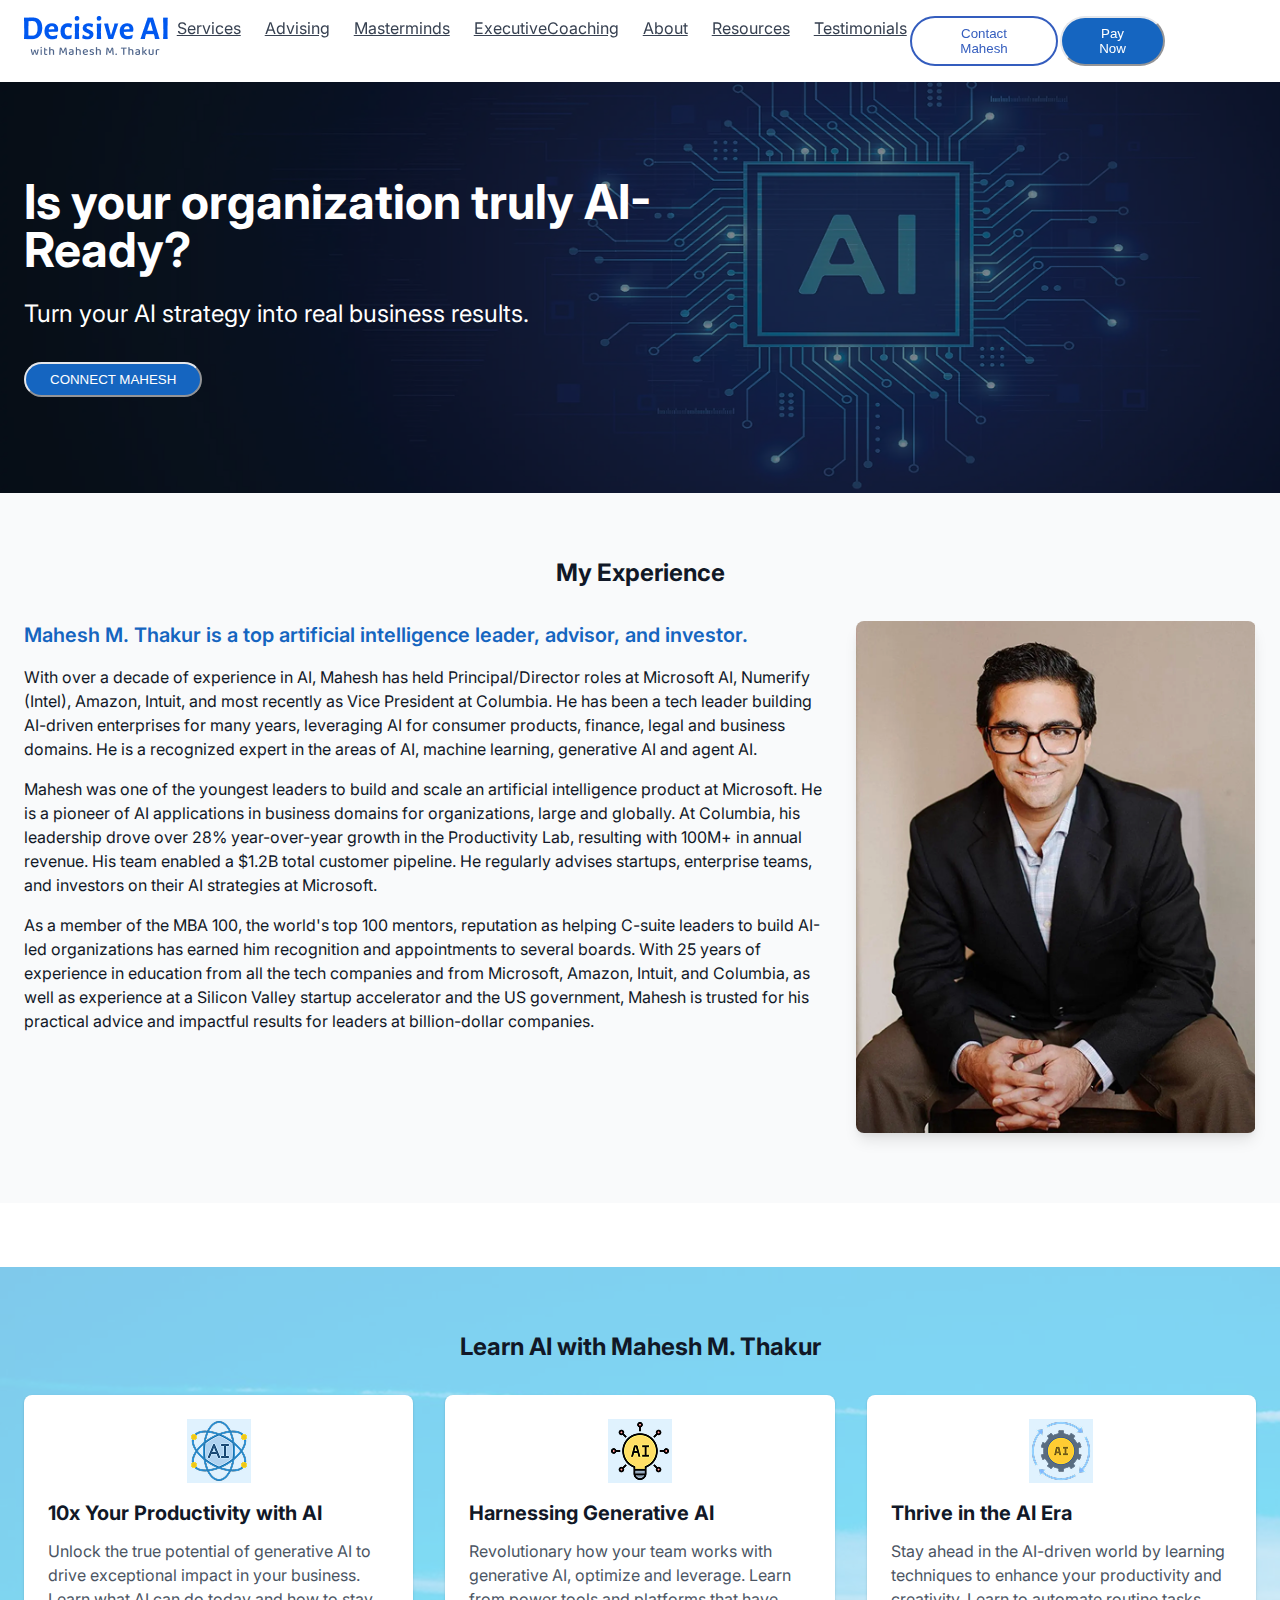
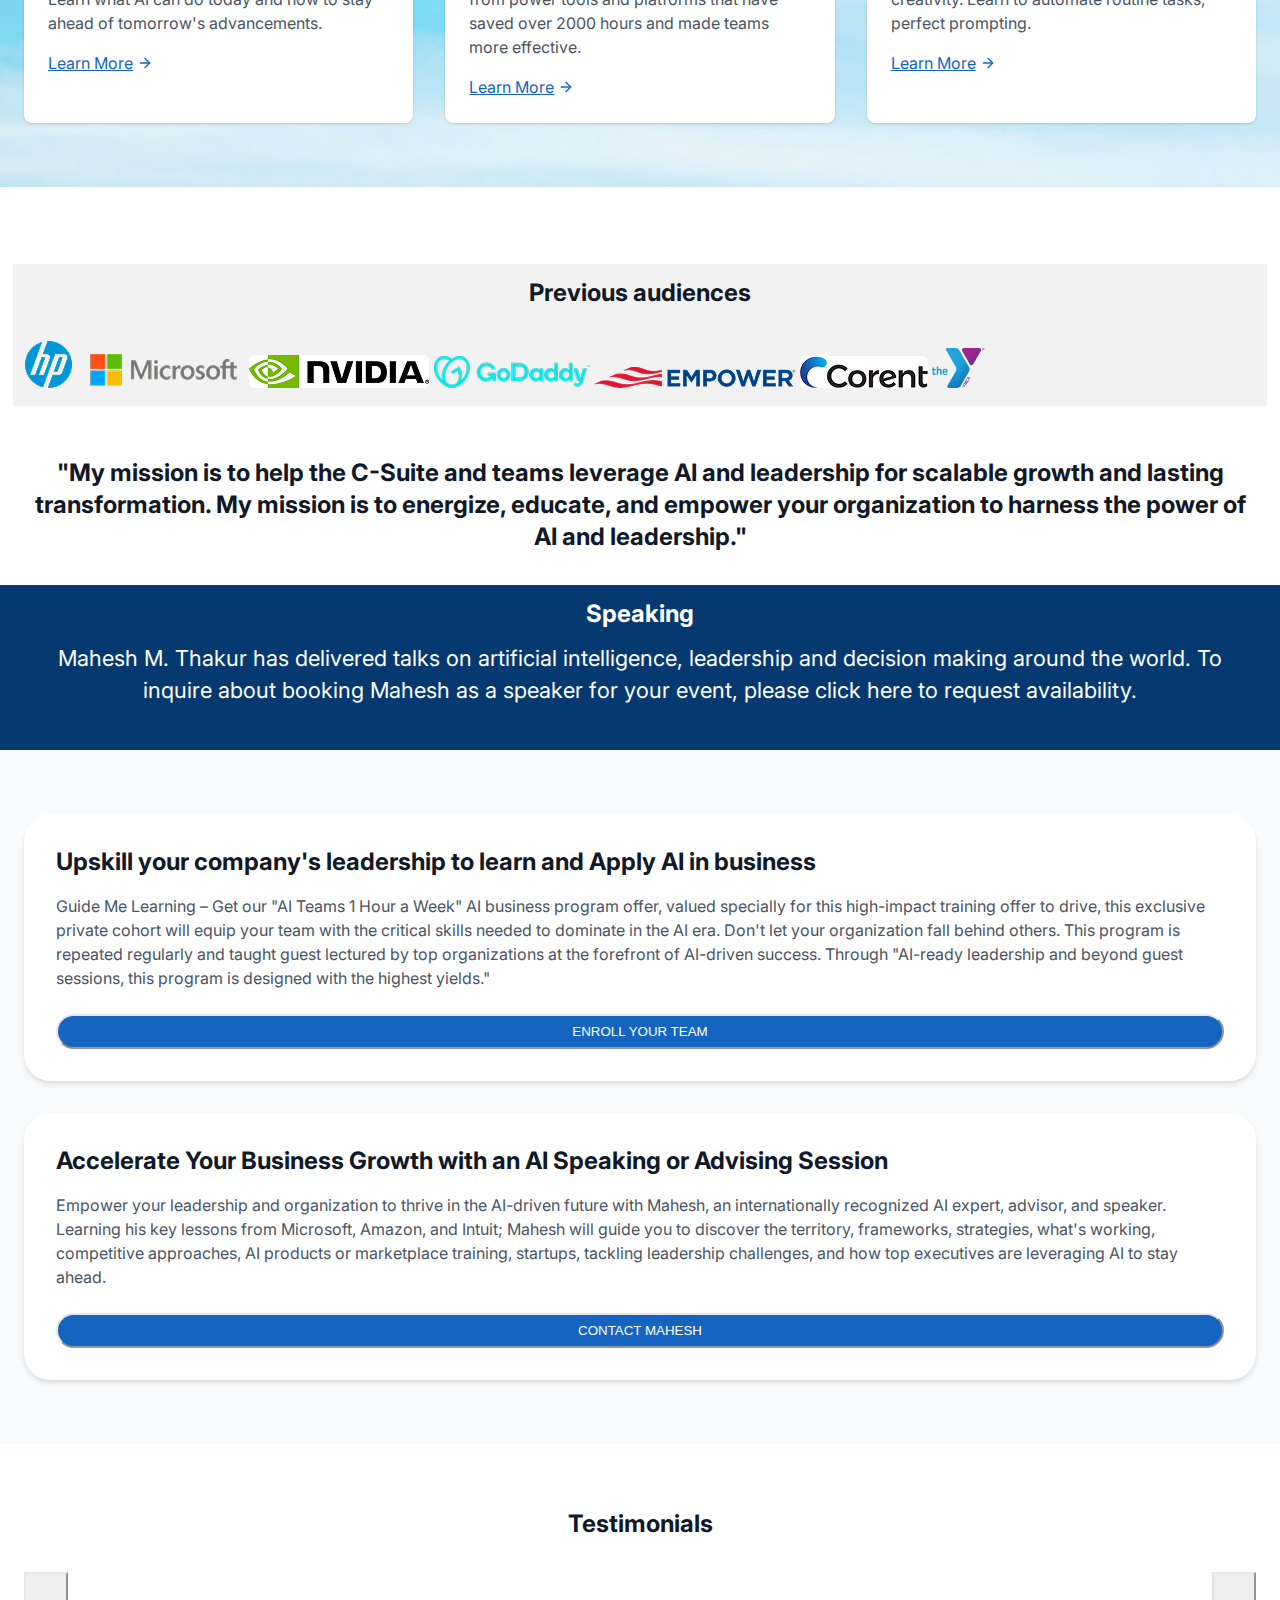
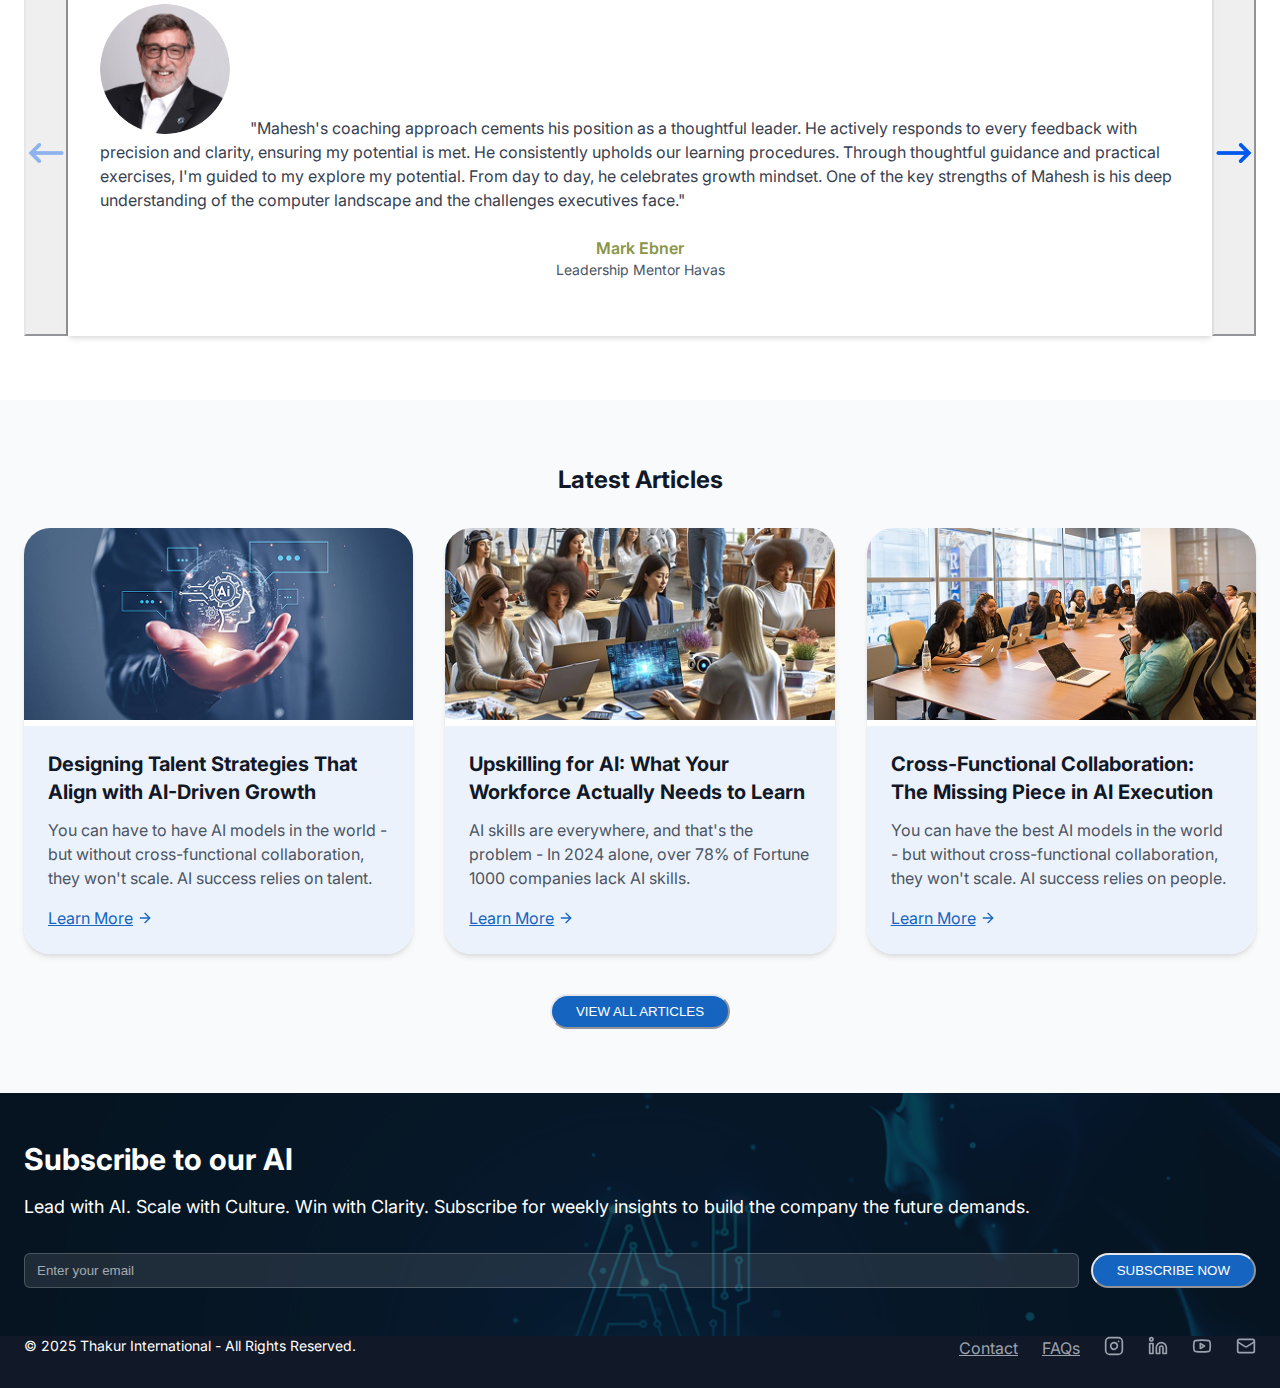
<file: index.html>
<!DOCTYPE html>
<html lang="en">
  <head>
    <meta charset="UTF-8" />
    <meta name="viewport" content="width=device-width, initial-scale=1.0" />
    <title>Decisive AI - AI Strategy & Leadership Solutions</title>
    <meta name="description" content="Turn your AI strategy into real business results. Leading AI consulting and education with Mahesh M. Thakur." />
    <meta name="author" content="Decisive AI" />
    
    <link rel="preconnect" href="https://fonts.googleapis.com">
    <link rel="preconnect" href="https://fonts.gstatic.com" crossorigin>
    <link href="https://fonts.googleapis.com/css2?family=Inter:wght@300;400;500;600;700&display=swap" rel="stylesheet">
    <link rel="stylesheet" href="styles.css">
    <link rel="stylesheet" href="coachingStyle.css">

    <meta property="og:title" content="Decisive AI - AI Strategy & Leadership Solutions" />
    <meta property="og:description" content="Turn your AI strategy into real business results. Leading AI consulting and education with Mahesh M. Thakur." />
    <meta property="og:type" content="website" />
    <meta property="og:image" content="https://lovable.dev/opengraph-image-p98pqg.png" />

    <meta name="twitter:card" content="summary_large_image" />
    <meta name="twitter:site" content="@decisive_ai" />
    <meta name="twitter:image" content="https://lovable.dev/opengraph-image-p98pqg.png" />
    <script src="https://ajax.googleapis.com/ajax/libs/jquery/2.1.3/jquery.min.js"></script>
  </head>
  <body>
    <div class="min-h-screen flex flex-col">
        <header>
            <nav class="bg-white py-4 sticky top-0 z-50 shadow-sm" style="border-radius: 0;">
                <div class="container mx-auto flex justify-between items-center px-6">
                  <div id="menucontent">
                  <div id="menuitems">
                    <div id="#imagesection">
                  <a href="/" class="flex items-center">
                    <img src="./src/images/Logo.png" id="logoimage"/>
                  </a>
                </div>
                <div id="menusection">
                  <!-- Mobile menu button -->
                  <button 
                    class="md:hidden text-gray-700 mobile-menu-button"
                    aria-label="Toggle menu" id="togglemenubutton"
                  >
                    <svg xmlns="http://www.w3.org/2000/svg" width="24" height="24" viewBox="0 0 24 24" fill="none" stroke="currentColor" stroke-width="2" stroke-linecap="round" stroke-linejoin="round" class="menu-icon"><line x1="3" y1="12" x2="21" y2="12"></line><line x1="3" y1="6" x2="21" y2="6"></line><line x1="3" y1="18" x2="21" y2="18"></line></svg>
                    <svg xmlns="http://www.w3.org/2000/svg" width="24" height="24" viewBox="0 0 24 24" fill="none" stroke="currentColor" stroke-width="2" stroke-linecap="round" stroke-linejoin="round" class="x-icon hidden"><line x1="18" y1="6" x2="6" y2="18"></line><line x1="6" y1="6" x2="18" y2="18"></line></svg>
                  </button>
                  
                  <!-- Desktop navigation -->
                  <div class="hidden md:flex space-x-6" id="desktopvisibile">
                    <a href="#services" class="text-gray-700 hover:text-decisive-blue transition-colors cursor-pointer">Services</a>
                    <a href="#experience" class="text-gray-700 hover:text-decisive-blue transition-colors cursor-pointer">Advising</a>
                    <a href="#courses" class="text-gray-700 hover:text-decisive-blue transition-colors cursor-pointer">Masterminds</a>
                    <a href="./executivecoaching.html" class="text-gray-700 hover:text-decisive-blue transition-colors cursor-pointer">ExecutiveCoaching</a>
                    <a href="#newsletter" class="text-gray-700 hover:text-decisive-blue transition-colors cursor-pointer">About</a>
                    <a href="#articles" class="text-gray-700 hover:text-decisive-blue transition-colors cursor-pointer">Resources</a>
                    <a href="#testimonials" class="text-gray-700 hover:text-decisive-blue transition-colors cursor-pointer">Testimonials</a>
                  </div>
                  
                  <!-- Mobile navigation -->
                  <div class="absolute top-full left-0 right-0 bg-white shadow-md  z-50 mobile-menu hidden" id="mobilevisbile">
                    <div class="flex flex-col p-4">
                      <a href="#services" class="py-2 text-gray-700 hover:text-decisive-blue cursor-pointer">Services</a>
                      <a href="#experience" class="py-2 text-gray-700 hover:text-decisive-blue cursor-pointer">Advising</a>
                      <a href="#courses" class="py-2 text-gray-700 hover:text-decisive-blue cursor-pointer">Masterminds</a>
                      <a onclick="loadcontent('executivecoaching')" class="py-2 text-gray-700 hover:text-decisive-blue cursor-pointer">Executive Coaching</a>
                      <a href="#newsletter" class="py-2 text-gray-700 hover:text-decisive-blue cursor-pointer">About</a>
                      <a href="#articles" class="py-2 text-gray-700 hover:text-decisive-blue cursor-pointer">Resources</a>
                      <a href="#testimonials" class="py-2 text-gray-700 hover:text-decisive-blue cursor-pointer">Testimonials</a>
                    </div>
                  </div>
                </div>
                </div>
                  <div id="menubuttons">
                  <button class="btn-primary" style="border: 2px solid;background: #fff;color: #345dbe;">Contact Mahesh</button>
                  <button class="btn-primary" id="paynowbtn">Pay Now</button>
                </div>
                </div>
              </div>
              </nav>
        
        </header>
        <div class="min-h-screen flex flex-col">
          <!-- Navbar -->
          <!-- Hero Section -->
          <div class="relative bg-circuit-bg text-white overflow-hidden">
            <div 
              class="absolute inset-0 bg-image opacity-50 bg-cover bg-center"
              style="background-image: url('./src/images/Banner.png');"
            ></div>
            <div class="container mx-auto px-6 py-24 relative z-10">
              <div class="max-w-3xl">
                <h1 class="text-4xl md:text-5xl font-bold mb-6">
                  Is your organization truly AI-Ready?
                </h1>
                <p class="text-xl md:text-2xl mb-8">
                  Turn your AI strategy into real business results.
                </p>
                <button 
                  class="btn-primary"
                  id="connect-button"
                >
                  CONNECT MAHESH
                </button>
              </div>
            </div>
          </div>
    
          <!-- Experience Section -->
          <section class="py-16 bg-gray-50" id="experience">
            <div class="container mx-auto px-6">
              <h2 class="section-heading">My Experience</h2>
              
              <div class="flex flex-col md:flex-row gap-8 md:gap-12 items-start">
                <div class="md:w-2/3">
                  <div class="mb-4">
                    <h3 class="text-xl font-semibold text-decisive-blue">
                      Mahesh M. Thakur is a top artificial intelligence leader, advisor, and investor.
                    </h3>
                  </div>
                  
                  <p class="mb-4">
                    With over a decade of experience in AI, Mahesh has held Principal/Director roles at Microsoft AI, Numerify (Intel), Amazon, Intuit, and most recently as Vice President at Columbia. He has been a tech leader building AI-driven enterprises for many years, leveraging AI for consumer products, finance, legal and business domains. He is a recognized expert in the areas of AI, machine learning, generative AI and agent AI.
                  </p>
                  
                  <p class="mb-4">
                    Mahesh was one of the youngest leaders to build and scale an artificial intelligence product at Microsoft. He is a pioneer of AI applications in business domains for organizations, large and globally. At Columbia, his leadership drove over 28% year-over-year growth in the Productivity Lab, resulting with 100M+ in annual revenue. His team enabled a $1.2B total customer pipeline. He regularly advises startups, enterprise teams, and investors on their AI strategies at Microsoft.
                  </p>
                  
                  <p class="mb-4">
                    As a member of the MBA 100, the world's top 100 mentors, reputation as helping C-suite leaders to build AI-led organizations has earned him recognition and appointments to several boards. With 25 years of experience in education from all the tech companies and from Microsoft, Amazon, Intuit, and Columbia, as well as experience at a Silicon Valley startup accelerator and the US government, Mahesh is trusted for his practical advice and impactful results for leaders at billion-dollar companies.
                  </p>
                </div>
                
                <div class="md:w-1/3">
                  <img 
                    src="./src/images/MyExperience_Img.png" 
                    alt="Mahesh M. Thakur" 
                    class="rounded-lg shadow-lg w-full"
                  />
                </div>
              </div>
            </div>
          </section>
    
          <!-- AI Courses Section -->
          <section class="py-16 bg-white" id="courses">
            <div class="container mx-auto px-6 py-16" style="background-image:url(./src/images/aicoursesBG.png);">
              <h2 class="section-heading">Learn AI with Mahesh M. Thakur</h2>
              
              <div class="grid grid-cols-1 md:grid-cols-3 gap-8 aicourses">
                <div class="card p-6 border border-gray-200 hover:shadow-lg transition-shadow">
                  <div class="card-icon text-3xl"  style="justify-self: center;"><img src="./src/images/Icon_01.png" /></div>
                  <h3 class="text-xl font-bold mb-3">10x Your Productivity with AI</h3>
                  <p class="mb-4 text-gray-600">Unlock the true potential of generative AI to drive exceptional impact in your business. Learn what AI can do today and how to stay ahead of tomorrow's advancements.</p>
                  <a href="#" class="inline-flex items-center text-decisive-blue hover:underline learnmore">
                    Learn More 
                    <svg xmlns="http://www.w3.org/2000/svg" width="16" height="16" viewBox="0 0 24 24" fill="none" stroke="currentColor" stroke-width="2" stroke-linecap="round" stroke-linejoin="round" class="ml-1 h-4 w-4"><path d="M5 12h14"></path><path d="m12 5 7 7-7 7"></path></svg>
                  </a>
                </div>
                
                <div class="card p-6 border border-gray-200 hover:shadow-lg transition-shadow">
                  <div class="card-icon text-3xl"  style="justify-self: center;"><img src="./src/images/Icon_02.png" /></div>
                  <h3 class="text-xl font-bold mb-3">Harnessing Generative AI</h3>
                  <p class="mb-4 text-gray-600">Revolutionary how your team works with generative AI, optimize and leverage. Learn from power tools and platforms that have saved over 2000 hours and made teams more effective.</p>
                  <a href="#" class="inline-flex items-center text-decisive-blue hover:underline learnmore">
                    Learn More 
                    <svg xmlns="http://www.w3.org/2000/svg" width="16" height="16" viewBox="0 0 24 24" fill="none" stroke="currentColor" stroke-width="2" stroke-linecap="round" stroke-linejoin="round" class="ml-1 h-4 w-4"><path d="M5 12h14"></path><path d="m12 5 7 7-7 7"></path></svg>
                  </a>
                </div>
                
                <div class="card p-6 border border-gray-200 hover:shadow-lg transition-shadow">
                  <div class="card-icon text-3xl" style="justify-self: center;"><img src="./src/images/Icon_03.png" /></div>
                  <h3 class="text-xl font-bold mb-3">Thrive in the AI Era</h3>
                  <p class="mb-4 text-gray-600">Stay ahead in the AI-driven world by learning techniques to enhance your productivity and creativity. Learn to automate routine tasks, perfect prompting.</p>
                  <a href="#" class="inline-flex items-center text-decisive-blue hover:underline learnmore">
                    Learn More 
                    <svg xmlns="http://www.w3.org/2000/svg" width="16" height="16" viewBox="0 0 24 24" fill="none" stroke="currentColor" stroke-width="2" stroke-linecap="round" stroke-linejoin="round" class="ml-1 h-4 w-4"><path d="M5 12h14"></path><path d="m12 5 7 7-7 7"></path></svg>
                  </a>
                </div>
              </div>
            </div>
          </section>
          <section style="width: 100%;padding: 1%;">
            <div class="container" style="margin-bottom: 3%;background: #F2F2F2;padding:1%">
              <h2 class="section-heading">Previous audiences</h2>
              <div id="audienceImages">
                <img src="./src/images/HP.png">
                <img src="./src/images/Microsoft.png">
                <img src="./src/images/NVIDIA.png">
                <img src="./src/images/GoDaddy_logo.png">
                <img src="./src/images/Empower_Logo.png">
                <img src="./src/images/Corent-logo.png">
                <img src="./src/images/ymca-logo.png">
              </div>
            </div>
          </section>
    
          <section>
            <div class="container">
              <h3 class="section-heading">"My mission is to help the C-Suite and teams leverage AI and leadership for scalable growth and lasting transformation.
                My mission is to energize, educate, and empower your organization to harness the power of AI and leadership."</h3>         
            </div>
          </section>
        <section style="background: #063970;padding: 1%;">
          <div class="container" style="color: #fff;">
            <h2 class="section-heading" style="margin-bottom: 1%;">Speaking</h2>
            <h2 class="section-heading" style="font-size: 22px;font-weight: 400;">Mahesh M. Thakur has delivered talks on artificial intelligence, leadership and decision making around the world. To inquire about booking Mahesh as a speaker for your event, please click here to request availability.</h2>
          </div>
        </section>
          <!-- Business Services Section -->
          <section class="py-16 bg-gray-50" id="services">
            <div class="container mx-auto px-6">
              <div class="grid grid-cols-1 md:grid-cols-2 gap-8">
                <!-- Corporate Training Card -->
                <div class="bg-white p-8 rounded-lg shadow-md border border-gray-200 speakingSectionCards">
                    <div class="speackingCards">
                    <div class="speakingcontent">
                    <h2 class="text-2xl font-bold mb-4">Upskill your company's leadership to learn and Apply AI in business</h2>
                    <p class="text-gray-600 mb-6">
                      Guide Me Learning – Get our "AI Teams 1 Hour a Week" AI business program offer, valued specially for this high-impact training offer to drive, this exclusive private cohort will equip your team with the critical skills needed to dominate in the AI era. Don't let your organization fall behind others. This program is repeated regularly and taught guest lectured by top organizations at the forefront of AI-driven success. Through "AI-ready leadership and beyond guest sessions, this program is designed with the highest yields."
                    </p>
                  </div>
                  <div class="speakingbutton">
                    <button class="btn-primary w-full">ENROLL YOUR TEAM</button>
                  </div>
                </div>
                </div>
                
                <!-- AI Speaking Card -->
                <div class="bg-white p-8 rounded-lg shadow-md border border-gray-200 speakingSectionCards">
                  <div class="speackingCards">
                      <div class="speakingcontent">
                      <h2 class="text-2xl font-bold mb-4">Accelerate Your Business Growth with an AI Speaking or Advising Session</h2>
                      <p class="text-gray-600 mb-6">
                        Empower your leadership and organization to thrive in the AI-driven future with Mahesh, an internationally recognized AI expert, advisor, and speaker. Learning his key lessons from Microsoft, Amazon, and Intuit; Mahesh will guide you to discover the territory, frameworks, strategies, what's working, competitive approaches, AI products or marketplace training, startups, tackling leadership challenges, and how top executives are leveraging AI to stay ahead.
                      </p>
                    </div>
                    <div  class="speakingbutton">
                      <button class="btn-primary w-full">CONTACT MAHESH</button>
                    </div>
                </div>
                </div>
              </div>
            </div>
          </section>
    
          <!-- Testimonials Section -->
          <section class="py-16 bg-white" id="testimonials">
            <div class="container mx-auto px-6">
              <h2 class="section-heading">Testimonials</h2>
              
              <div class="" style="display: flex; flex-direction: row;">
                <button id="next-testimonial" style="width: 130px;" onclick="setNextTestimonial()">
                  <img src="./src/images/Testimonials_arrow-left.png"/>
                  </button>
                <div class="bg-white rounded-lg p-8 shadow-md relative testimonial-content" style="border: none;border-radius: 0;">
                  <!-- Testimonials will be inserted here by JavaScript -->
                </div>
                <button id="prev-testimonial" style="width: 130px;" onclick="setPrevTestimonial()">
                    <img src="./src/images/Testimonials_arrow-right.png"/>
                  </button>
              </div>
            </div>
          </section>
    
          <!-- Latest Articles Section --> 
          <section class="py-16 bg-gray-50" id="articles">
            <div class="container mx-auto px-6">
              <h2 class="section-heading">Latest Articles</h2>
              
              <div class="grid grid-cols-1 md:grid-cols-3 gap-8 latestarticles">
                <div class="bg-white rounded-lg overflow-hidden shadow-md border border-gray-200 latestarticleDivs">
                  <img 
                    src="./src/images/Articles_Img1.png" 
                    alt="Designing Talent Strategies That Align with AI-Driven Growth"
                    class="w-full h-48 object-cover"
                  />
                  <div class="p-6" style="background:#ECF2FC;">
                    <h3 class="text-xl font-bold mb-3">Designing Talent Strategies That Align with AI-Driven Growth</h3>
                    <p class="text-gray-600 mb-4">You can have to have AI models in the world - but without cross-functional collaboration, they won't scale. AI success relies on talent.</p>
                    <a href="#" class="inline-flex items-center text-decisive-blue hover:underline learnmore">
                      Learn More 
                      <svg xmlns="http://www.w3.org/2000/svg" width="16" height="16" viewBox="0 0 24 24" fill="none" stroke="currentColor" stroke-width="2" stroke-linecap="round" stroke-linejoin="round" class="ml-1 h-4 w-4"><path d="M5 12h14"></path><path d="m12 5 7 7-7 7"></path></svg>
                    </a>
                  </div>
                </div>
    
                <div class="bg-white rounded-lg overflow-hidden shadow-md border border-gray-200 latestarticleDivs">
                  <img 
                    src="./src/images/Articles_Img2.png" 
                    alt="Upskilling for AI: What Your Workforce Actually Needs to Learn"
                    class="w-full h-48 object-cover"
                  />
                  <div class="p-6" style="background:#ECF2FC;">
                    <h3 class="text-xl font-bold mb-3">Upskilling for AI: What Your Workforce Actually Needs to Learn</h3>
                    <p class="text-gray-600 mb-4">AI skills are everywhere, and that's the problem - In 2024 alone, over 78% of Fortune 1000 companies lack AI skills.</p>
                    <a href="#" class="inline-flex items-center text-decisive-blue hover:underline learnmore" >
                      Learn More 
                      <svg xmlns="http://www.w3.org/2000/svg" width="16" height="16" viewBox="0 0 24 24" fill="none" stroke="currentColor" stroke-width="2" stroke-linecap="round" stroke-linejoin="round" class="ml-1 h-4 w-4"><path d="M5 12h14"></path><path d="m12 5 7 7-7 7"></path></svg>
                    </a>
                  </div>
                </div>
    
                <div class="bg-white rounded-lg overflow-hidden shadow-md border border-gray-200 latestarticleDivs">
                  <img 
                    src="./src/images/Articles_Img3.png" 
                    alt="Cross-Functional Collaboration: The Missing Piece in AI Execution"
                    class="w-full h-48 object-cover"
                  />
                  <div class="p-6" style="background:#ECF2FC;">
                    <h3 class="text-xl font-bold mb-3">Cross-Functional Collaboration: The Missing Piece in AI Execution</h3>
                    <p class="text-gray-600 mb-4">You can have the best AI models in the world - but without cross-functional collaboration, they won't scale. AI success relies on people.</p>
                    <a href="#" class="inline-flex items-center text-decisive-blue hover:underline learnmore">
                      Learn More 
                      <svg xmlns="http://www.w3.org/2000/svg" width="16" height="16" viewBox="0 0 24 24" fill="none" stroke="currentColor" stroke-width="2" stroke-linecap="round" stroke-linejoin="round" class="ml-1 h-4 w-4"><path d="M5 12h14"></path><path d="m12 5 7 7-7 7"></path></svg>
                    </a>
                  </div>
                </div>
              </div>
              
              <div class="text-center mt-10">
                <button class="btn-primary">
                  VIEW ALL ARTICLES
                </button>
              </div>
            </div>
          </section>
    
          <!-- Newsletter Section -->
         
        </div>
        <div id="toast-container" class="fixed top-4 right-4 z-50"></div>
        
      <!-- Footer -->
      <footer class="bg-gray-900 text-white py-8">
        <section class="py-8 bg-circuit-bg text-white relative" id="newsletter">
          <div 
            class="absolute inset-0 bg-image opacity-40 bg-cover bg-center"
            style="background-image: url('./src/images/Subscribe_BG.png');"
          >
        </div>
          <div class="container mx-auto px-6 py-12 relative z-10">
            <div class="" id="subscribeContent">
              <div id="subscribetext">
              <h2 class="text-3xl font-bold mb-4">Subscribe to our AI</h2>
              <p class="text-lg mb-8">
                Lead with AI. Scale with Culture. Win with Clarity. Subscribe for weekly insights to build the company the future demands.
              </p>
            </div>
            <div id="subscribeform">
              <form id="newsletter-form" class="flex flex-col sm:flex-row gap-3">
                <input
                  type="email"
                  placeholder="Enter your email"
                  class="input-newsletter bg-white/10 border-white/20 text-white placeholder:text-white/60 px-3 py-2 rounded-md"
                  id="newsletter-email"
                />
                <button 
                  type="submit"
                  class="btn-primary"
                  id="btnsubscribe"
                >
                  SUBSCRIBE NOW
                </button>
              </form>
            </div>
            </div>
          </div>
        </section>
  
        <div class="container mx-auto px-6" style="display: flex;justify-content: space-between;" id="footersection">
          <div class="text-center mb-8">
            <p class="text-sm">© 2025 Thakur International - All Rights Reserved.</p>
          </div>
          
          <div class="flex justify-center space-x-6">
            <a href="#" class="text-gray-400 hover:text-white">Contact</a>
            <a href="#" class="text-gray-400 hover:text-white">FAQs</a>
            <a href="#" class="text-gray-400 hover:text-white">
              <svg xmlns="http://www.w3.org/2000/svg" width="20" height="20" viewBox="0 0 24 24" fill="none" stroke="currentColor" stroke-width="2" stroke-linecap="round" stroke-linejoin="round" class="h-5 w-5"><rect width="20" height="20" x="2" y="2" rx="5" ry="5"></rect><path d="M16 11.37A4 4 0 1 1 12.63 8 4 4 0 0 1 16 11.37z"></path><line x1="17.5" x2="17.51" y1="6.5" y2="6.5"></line></svg>
            </a>
            <a href="#" class="text-gray-400 hover:text-white">
              <svg xmlns="http://www.w3.org/2000/svg" width="20" height="20" viewBox="0 0 24 24" fill="none" stroke="currentColor" stroke-width="2" stroke-linecap="round" stroke-linejoin="round" class="h-5 w-5"><path d="M16 8a6 6 0 0 1 6 6v7h-4v-7a2 2 0 0 0-2-2 2 2 0 0 0-2 2v7h-4v-7a6 6 0 0 1 6-6z"></path><rect width="4" height="12" x="2" y="9"></rect><circle cx="4" cy="4" r="2"></circle></svg>
            </a>
            <a href="#" class="text-gray-400 hover:text-white">
              <svg xmlns="http://www.w3.org/2000/svg" width="20" height="20" viewBox="0 0 24 24" fill="none" stroke="currentColor" stroke-width="2" stroke-linecap="round" stroke-linejoin="round" class="h-5 w-5"><path d="M2.5 17a24.12 24.12 0 0 1 0-10 2 2 0 0 1 1.4-1.4 49.56 49.56 0 0 1 16.2 0A2 2 0 0 1 21.5 7a24.12 24.12 0 0 1 0 10 2 2 0 0 1-1.4 1.4 49.55 49.55 0 0 1-16.2 0A2 2 0 0 1 2.5 17"></path><path d="m10 15 5-3-5-3z"></path></svg>
            </a>
            <a href="#" class="text-gray-400 hover:text-white">
              <svg xmlns="http://www.w3.org/2000/svg" width="20" height="20" viewBox="0 0 24 24" fill="none" stroke="currentColor" stroke-width="2" stroke-linecap="round" stroke-linejoin="round" class="h-5 w-5"><rect width="20" height="16" x="2" y="4" rx="2"></rect><path d="m22 7-8.97 5.7a1.94 1.94 0 0 1-2.06 0L2 7"></path></svg>
            </a>
          </div>
        </div>
      </footer>
    </div>
  </body>
  <script>
    const testimonials = [
      {
        id: 1,
        content: "Mahesh's coaching approach cements his position as a thoughtful leader. He actively responds to every feedback with precision and clarity, ensuring my potential is met. He consistently upholds our learning procedures. Through thoughtful guidance and practical exercises, I'm guided to my explore my potential. From day to day, he celebrates growth mindset. One of the key strengths of Mahesh is his deep understanding of the computer landscape and the challenges executives face.",
        author: "Mark Ebner",
        role: "Leadership Mentor Havas",
      },
      {
        id: 2,
        content: "Working with Mahesh has been transformative for our organization's AI strategy. His deep knowledge and practical approach cut through the hype and delivered actionable insights that we could implement immediately.",
        author: "Sarah Johnson",
        role: "CTO, TechInnovate",
      },
      {
        id: 3,
        content: "I've attended many AI workshops, but Mahesh's programs stand out for their clarity and real-world application. He doesn't just teach theory - he shows you exactly how to apply AI concepts to drive business value.",
        author: "David Reynolds",
        role: "VP of Digital Transformation, Global Solutions",
      },
    ];
    var currentIndex = 0;
    function displayTestimonial(index) {
      debugger;
      var testimonialContent=$('.testimonial-content');
      if (!testimonialContent) return;
      
      const testimonial = testimonials[index];
      $('.testimonial-content').html("");
      $('.testimonial-content').html(`
        <div class="mb-6 text-gray-700 italic" style="justify-items: center;">
        <img 
            src="./src/images/Testimonials_Eimer_Mark.png"
            alt="${testimonial.author}"
            class="w-12 h-12 rounded-full object-cover mr-4"
            style= "height:130px; width:130px;"
          />
          "${testimonial.content}"
        </div>
        <div class="mb-6 text-gray-700 italic" style="justify-items: center;">
          
          <div style="justify-items: center;">
            <div class="font-semibold" style="color:#89964a">${testimonial.author}</div>
            <div class="text-gray-600 text-sm">${testimonial.role}</div>
          </div>
        </div>
      `);
    }
    function setPrevTestimonial() {
            currentIndex = currentIndex === 0 ? testimonials.length - 1 : currentIndex - 1;
            displayTestimonial(currentIndex);
    }
    function setNextTestimonial() {
            currentIndex = currentIndex === testimonials.length - 1 ? 0 : currentIndex + 1;
            displayTestimonial(currentIndex);
    }
    $(document).ready(function() {
        displayTestimonial(0);
    });
    function loadcontent(htmlname){
        $("#load_home").load("./src/assests/"+htmlname+".html");
    }
    
    document.addEventListener('DOMContentLoaded', function() {
    // Mobile menu toggle
    const mobileMenuButton = document.querySelector('.mobile-menu-button');
    const mobileMenu = document.querySelector('.mobile-menu');
    const menuIcon = document.querySelector('.menu-icon');
    const xIcon = document.querySelector('.x-icon');
    
    if (mobileMenuButton && mobileMenu && menuIcon && xIcon) {
      mobileMenuButton.addEventListener('click', () => {
        mobileMenu.classList.toggle('hidden');
        menuIcon.classList.toggle('hidden');
        xIcon.classList.toggle('hidden');
      });
    }
  
    // Smooth scrolling for navigation
    const navLinks = document.querySelectorAll('a[href^="#"]');
    navLinks.forEach(link => {
      link.addEventListener('click', function(e) {
        e.preventDefault();
        
        const targetId = this.getAttribute('href');
        if (targetId === '#') return;
        
        const targetElement = document.querySelector(targetId);
        if (targetElement) {
          // Close mobile menu if open
          if (mobileMenu && !mobileMenu.classList.contains('hidden')) {
            mobileMenu.classList.add('hidden');
            menuIcon.classList.remove('hidden');
            xIcon.classList.add('hidden');
          }
          
          // Scroll to target section
          targetElement.scrollIntoView({
            behavior: 'smooth',
            block: 'start'
          });
        }
      });
    });
  
    // Testimonials carousel
    
  
    // Newsletter form
    const newsletterForm = document.getElementById('newsletter-form');
    if (newsletterForm) {
      newsletterForm.addEventListener('submit', function(e) {
        e.preventDefault();
        
        const emailInput = document.getElementById('newsletter-email');
        const email = emailInput ? emailInput.value.trim() : '';
        
        if (email) {
          showToast('Thank you for subscribing!', 'success');
          if (emailInput) emailInput.value = '';
        } else {
          showToast('Please enter your email address', 'error');
        }
      });
    }
  
    // Toast notification system
    function showToast(message, type = 'success') {
      const toastContainer = document.getElementById('toast-container');
      if (!toastContainer) return;
      
      const toast = document.createElement('div');
      toast.className = `toast toast-${type}`;
      toast.textContent = message;
      
      toastContainer.appendChild(toast);
      
      // Auto-remove after 3 seconds
      setTimeout(() => {
        toast.style.opacity = '0';
        toast.style.transform = 'translateX(100%)';
        
        // Remove from DOM after animation
        setTimeout(() => {
          toastContainer.removeChild(toast);
        }, 300);
      }, 3000);
    }
  });
  
  </script>
  </html>
</file>
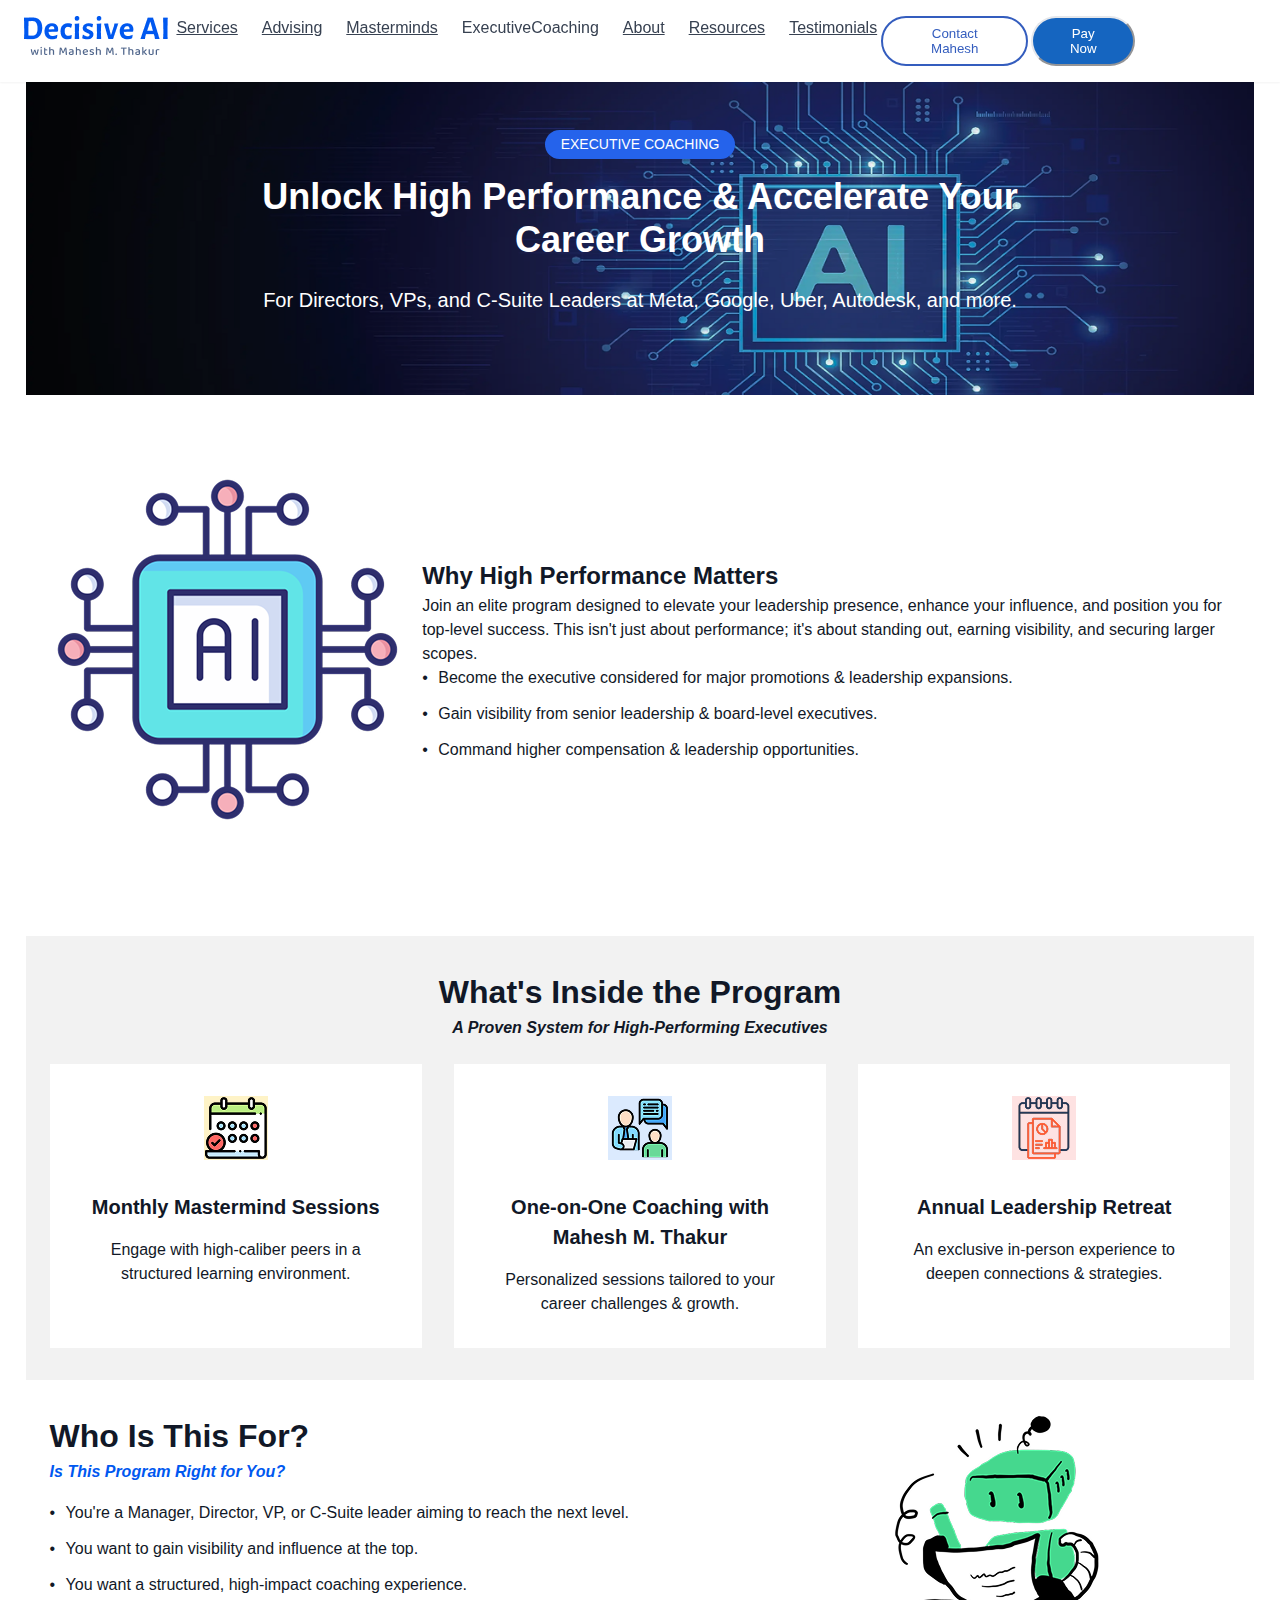
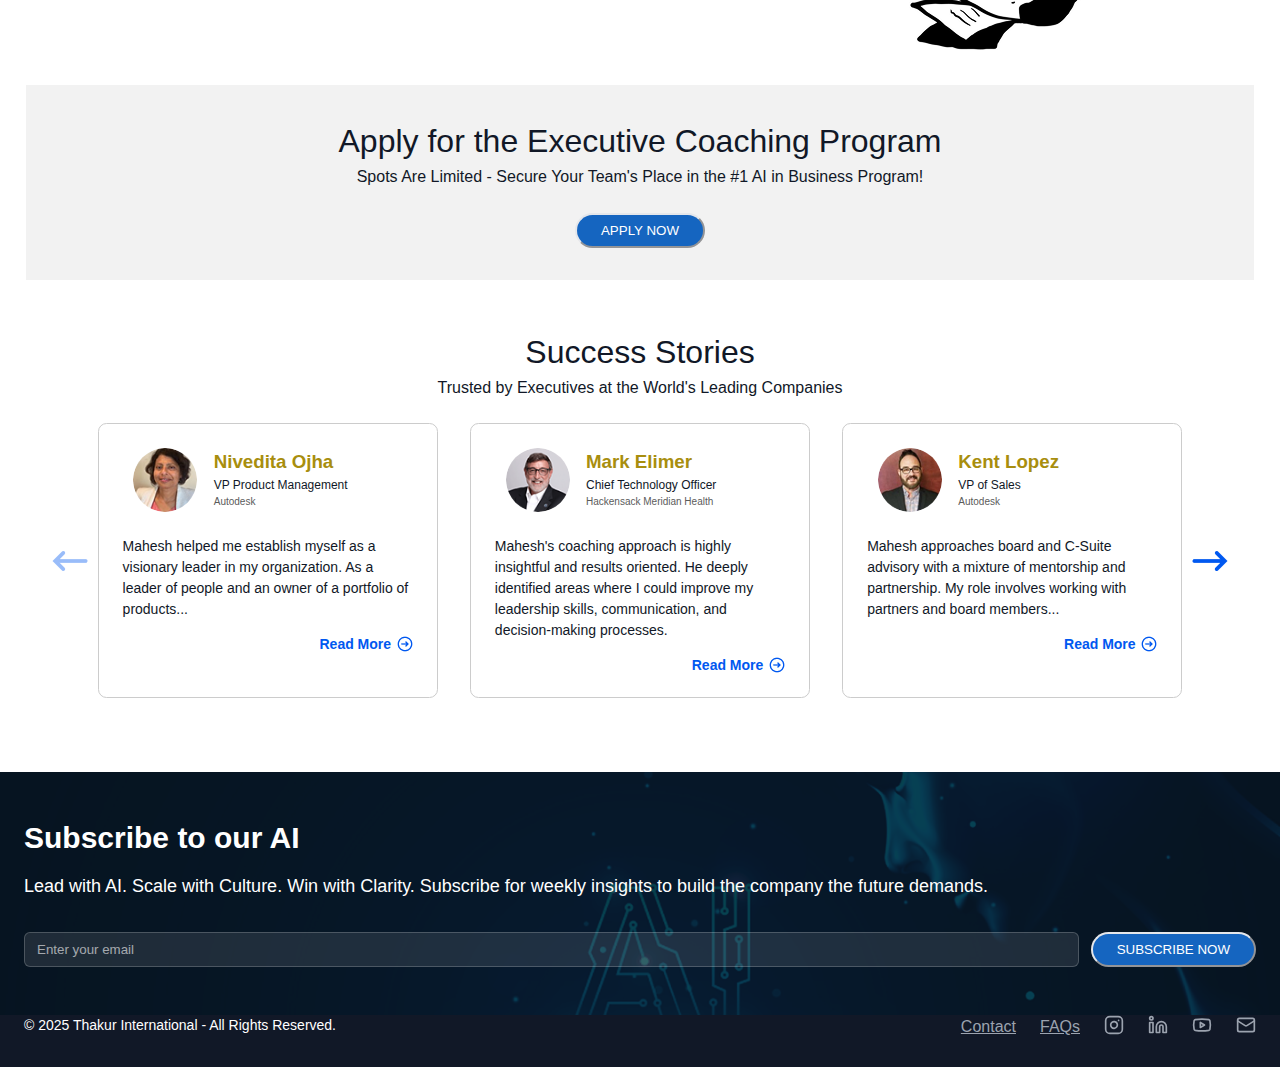
<file: executivecoaching.html>
<html>
  <head>
    <link rel="stylesheet" href="styles.css">
    <link rel="stylesheet" href="coachingStyle.css">
  </head>
<body>
    <!-- <div id="coaching"> -->
      <div  class="min-h-screen flex flex-col">
      <header>
        <nav class="bg-white py-4 sticky top-0 z-50 shadow-sm" style="border-radius: 0;">
            <div class="container mx-auto flex justify-between items-center px-6">
              <div id="menucontent">
              <div id="menuitems">
                <div id="#imagesection">
              <a href="/" class="flex items-center">
                <img src="./src/images/Logo.png" id="logoimage"/>
              </a>
            </div>
            <div id="menusection">
              <!-- Mobile menu button -->
              <button 
                class="md:hidden text-gray-700 mobile-menu-button"
                aria-label="Toggle menu" id="togglemenubutton"
              >
                <svg xmlns="http://www.w3.org/2000/svg" width="24" height="24" viewBox="0 0 24 24" fill="none" stroke="currentColor" stroke-width="2" stroke-linecap="round" stroke-linejoin="round" class="menu-icon"><line x1="3" y1="12" x2="21" y2="12"></line><line x1="3" y1="6" x2="21" y2="6"></line><line x1="3" y1="18" x2="21" y2="18"></line></svg>
                <svg xmlns="http://www.w3.org/2000/svg" width="24" height="24" viewBox="0 0 24 24" fill="none" stroke="currentColor" stroke-width="2" stroke-linecap="round" stroke-linejoin="round" class="x-icon hidden"><line x1="18" y1="6" x2="6" y2="18"></line><line x1="6" y1="6" x2="18" y2="18"></line></svg>
              </button>
              
              <!-- Desktop navigation -->
              <div class="hidden md:flex space-x-6" id="desktopvisibile">
                <a href="#services" class="text-gray-700 hover:text-decisive-blue transition-colors cursor-pointer">Services</a>
                <a href="#experience" class="text-gray-700 hover:text-decisive-blue transition-colors cursor-pointer">Advising</a>
                <a href="#courses" class="text-gray-700 hover:text-decisive-blue transition-colors cursor-pointer">Masterminds</a>
                <a  onclick="loadcontent('executivecoaching')" class="text-gray-700 hover:text-decisive-blue transition-colors cursor-pointer">ExecutiveCoaching</a>
                <a href="#newsletter" class="text-gray-700 hover:text-decisive-blue transition-colors cursor-pointer">About</a>
                <a href="#articles" class="text-gray-700 hover:text-decisive-blue transition-colors cursor-pointer">Resources</a>
                <a href="#testimonials" class="text-gray-700 hover:text-decisive-blue transition-colors cursor-pointer">Testimonials</a>
              </div>
              
              <!-- Mobile navigation -->
              <div class="absolute top-full left-0 right-0 bg-white shadow-md  z-50 mobile-menu hidden" id="mobilevisbile">
                <div class="flex flex-col p-4">
                  <a href="#services" class="py-2 text-gray-700 hover:text-decisive-blue cursor-pointer">Services</a>
                  <a href="#experience" class="py-2 text-gray-700 hover:text-decisive-blue cursor-pointer">Advising</a>
                  <a href="#courses" class="py-2 text-gray-700 hover:text-decisive-blue cursor-pointer">Masterminds</a>
                  <a onclick="loadcontent('executivecoaching')" class="py-2 text-gray-700 hover:text-decisive-blue cursor-pointer">Executive Coaching</a>
                  <a href="#newsletter" class="py-2 text-gray-700 hover:text-decisive-blue cursor-pointer">About</a>
                  <a href="#articles" class="py-2 text-gray-700 hover:text-decisive-blue cursor-pointer">Resources</a>
                  <a href="#testimonials" class="py-2 text-gray-700 hover:text-decisive-blue cursor-pointer">Testimonials</a>
                </div>
              </div>
            </div>
            </div>
              <div id="menubuttons">
              <button class="btn-primary" style="border: 2px solid;background: #fff;color: #345dbe;">Contact Mahesh</button>
              <button class="btn-primary" id="paynowbtn">Pay Now</button>
            </div>
            </div>
          </div>
          </nav>
    
    </header>
    <div id="coaching">
        <section class="hero-section" >
            
            <div class="hero-content">
              <div class="hero-badge">
                <span>EXECUTIVE COACHING</span>
              </div>
              
              <h1 class="hero-title">
                Unlock High Performance & Accelerate Your Career Growth
              </h1>
              
              <p class="hero-subtitle">
                For Directors, VPs, and C-Suite Leaders at Meta, Google, Uber, Autodesk, and more.
              </p>
            </div>
          </section>
      
          <!-- Why Section -->
          <section class="why-section">
            <div class="container" id="whysection">
              <div class="why-content">
                <div class="why-graphic"  style="margin-right: 2%;" >
                  <div class="">
                    <img src="./src/images/Img_06.png" />
                  </div>
                </div>
                
                <div class="why-text">
                  <h2 class="section-title">Why High Performance Matters</h2>
                  
                  <div class="section-highlight">
                    <p>
                      Join an elite program designed to elevate your leadership presence, 
                      enhance your influence, and position you for top-level success. This isn't 
                      just about performance; it's about standing out, earning visibility, and 
                      securing larger scopes.
                    </p>
                  </div>
                  
                  <ul class="feature-list">
                    <li>Become the executive considered for major promotions & leadership expansions.</li>
                    <li>Gain visibility from senior leadership & board-level executives.</li>
                    <li>Command higher compensation & leadership opportunities.</li>
                  </ul>
                </div>
              </div>
            </div>
          </section>
      
          <!-- Program Section -->
          <section class="program-section">
            <div class="container">
              <div class="section-header" id="whatheader">
                <h4 class="section-title">What's Inside the Program</h4>
                <p class="section-subtitle" style="font-style: italic;font-size: 16px; font-weight: 700;">
                    A Proven System for High-Performing Executives
                </p>
              </div>
              
              <div class="program-cards">
                <!-- Mastermind Sessions -->
                <div class="program-card">
                  <div class="card-icon-container">
                    <div class="card-icon card-icon-yellow">
                      <img src="./src/images/Icon_04.png">
                    </div>
                  </div>
                  <h3 class="card-title">Monthly Mastermind Sessions</h3>
                  <p class="card-text">
                    Engage with high-caliber peers in a structured learning environment.
                  </p>
                </div>
                
                <!-- One-on-One Coaching -->
                <div class="program-card">
                  <div class="card-icon-container">
                    <div class="card-icon card-icon-blue">
                        <img src="./src/images/Icon_05.png">
                    </div>
                  </div>
                  <h3 class="card-title">One-on-One Coaching with Mahesh M. Thakur</h3>
                  <p class="card-text">
                    Personalized sessions tailored to your career challenges & growth.
                  </p>
                </div>
                
                <!-- Leadership Retreat -->
                <div class="program-card">
                  <div class="card-icon-container">
                    <div class="card-icon card-icon-red">
                        <img src="./src/images/Icon_06.png">
                    </div>
                  </div>
                  <h3 class="card-title">Annual Leadership Retreat</h3>
                  <p class="card-text">
                    An exclusive in-person experience to deepen connections & strategies.
                  </p>
                </div>
              </div>
            </div>
          </section>
      
          <!-- Who is this for Section -->
          <section class="who-section">
            <div class="container">
              <div class="who-content">
                <div class="who-text">
                  <h2 class="section-title">Who Is This For?</h2>
                  <p class="section-subtitle">Is This Program Right for You?</p>
                  
                  <ul class="feature-list">
                    <li>You're a Manager, Director, VP, or C-Suite leader aiming to reach the next level.</li>
                    <li>You want to gain visibility and influence at the top.</li>
                    <li>You want a structured, high-impact coaching experience.</li>
                  </ul>
                </div>
                
                <div class="who-image">
                  <img src="./src/images/Img.png" alt="AI Assistant">
                </div>
              </div>
            </div>
          </section>
      
          <!-- Apply Section -->
          <section class="apply-section">
            <div class="container" id="applicationsection">
              <h2 class="section-title">Apply for the Executive Coaching Program</h2>
              <p class="section-text">Spots Are Limited - Secure Your Team's Place in the #1 AI in Business Program!</p>
              
              <button class="btn btn-primary btn-large">
                APPLY NOW
              </button>
            </div>
          </section>
      
          <!-- Testimonials Section -->
          <section class="testimonials-section">
            <div class="container">
              <div class="section-header" id="testimonialheader">
                <h2 class="section-title">Success Stories</h2>
                <p class="section-subtitle">Trusted by Executives at the World's Leading Companies</p>
              </div>
              
              <div class="testimonials-container">
                <button class="testimonial-nav-btn testimonial-prev" aria-label="Previous testimonial">
                  <img src="./src/images/Testimonials_arrow-left.png">
                </button>
                
                <div class="testimonials-slider">
                  <!-- Testimonial 1 -->
                  <div class="testimonial-card active">
                    <div class="testimonial-header">
                        <div class="customerabout">
                            <div class="customerImage">
                      <img src="./src/images/Img_03.png" alt="Nivedita Ojha" class="testimonial-image">
                      </div>
                      <div class="customerdesc">
                      <h3 class="testimonial-name">Nivedita Ojha</h3>
                      <p class="testimonial-position">VP Product Management</p>
                      <p class="testimonial-company">Autodesk</p>
                    </div>
                </div>
            </div>
                    
                    <p class="testimonial-quote">Mahesh helped me establish myself as a visionary leader in my organization. As a leader of people and an owner of a portfolio of products...</p>
                    <div style="display: flex; justify-content: end;">
                    <button class="testimonial-read-more">Read More</button>
                    <img src="./src/images/gg_arrow-up-o.png" style="margin-left: 2%;"/>
                </div>
                  </div>
                  
                  <!-- Testimonial 2 -->
                  <div class="testimonial-card">
                    <div class="testimonial-header">
                        <div class="customerabout">
                        <div class="customerImage">
                      <img src="./src/images/Img_04.png" alt="Martin Flores" class="testimonial-image">
                    </div>
                    <div class="customerdesc">
                      <h3 class="testimonial-name">Mark Elimer</h3>
                      <p class="testimonial-position">Chief Technology Officer</p>
                      <p class="testimonial-company">Hackensack Meridian Health</p>
                    </div>
                    </div>
                    </div>
                    
                    <p class="testimonial-quote">Mahesh's coaching approach is highly insightful and results oriented. He deeply identified areas where I could improve my leadership skills, communication, and decision-making processes.</p>
                    <div style="display: flex;justify-content: end;">
                    <button class="testimonial-read-more">Read More</button>
                    <img src="./src/images/gg_arrow-up-o.png" style="margin-left: 2%;"/>
                </div>
                  </div>
                  
                  <!-- Testimonial 3 -->
                  <div class="testimonial-card">
                    <div class="testimonial-header">
                        <div class="customerabout">
                            <div class="customerImage">
                      <img src="./src/images/Img_05.png" alt="Kent Lopez" class="testimonial-image">
                      </div>
                      <div class="customerdesc">
                      <h3 class="testimonial-name">Kent Lopez</h3>
                      <p class="testimonial-position">VP of Sales</p>
                      <p class="testimonial-company">Autodesk</p>
                    </div>
                </div>
            </div>
                    
                    <p class="testimonial-quote">Mahesh approaches board and C-Suite advisory with a mixture of mentorship and partnership. My role involves working with partners and board members...</p>
                    <div style="display: flex;justify-content: end;">
                    <button class="testimonial-read-more">Read More</button>
                    <img src="./src/images/gg_arrow-up-o.png" style="margin-left: 2%;" />
                </div>
                  </div>
                </div>
                
                <button class="testimonial-nav-btn testimonial-next" aria-label="Next testimonial">
                    <img src="./src/images/Testimonials_arrow-right.png">
                </button>
              </div>
            </div>
          </section>
        </div>
        <footer class="bg-gray-900 text-white py-8">
          <section class="py-8 bg-circuit-bg text-white relative" id="newsletter">
            <div 
              class="absolute inset-0 bg-image opacity-40 bg-cover bg-center"
              style="background-image: url('./src/images/Subscribe_BG.png');"
            >
          </div>
            <div class="container mx-auto px-6 py-12 relative z-10">
              <div class="" id="subscribeContent">
                <div id="subscribetext">
                <h2 class="text-3xl font-bold mb-4">Subscribe to our AI</h2>
                <p class="text-lg mb-8">
                  Lead with AI. Scale with Culture. Win with Clarity. Subscribe for weekly insights to build the company the future demands.
                </p>
              </div>
              <div id="subscribeform">
                <form id="newsletter-form" class="flex flex-col sm:flex-row gap-3">
                  <input
                    type="email"
                    placeholder="Enter your email"
                    class="input-newsletter bg-white/10 border-white/20 text-white placeholder:text-white/60 px-3 py-2 rounded-md"
                    id="newsletter-email"
                  />
                  <button 
                    type="submit"
                    class="btn-primary"
                    id="btnsubscribe"
                  >
                    SUBSCRIBE NOW
                  </button>
                </form>
              </div>
              </div>
            </div>
          </section>
    
          <div class="container mx-auto px-6" style="display: flex;justify-content: space-between;" id="footersection">
            <div class="text-center mb-8">
              <p class="text-sm">© 2025 Thakur International - All Rights Reserved.</p>
            </div>
            
            <div class="flex justify-center space-x-6">
              <a href="#" class="text-gray-400 hover:text-white">Contact</a>
              <a href="#" class="text-gray-400 hover:text-white">FAQs</a>
              <a href="#" class="text-gray-400 hover:text-white">
                <svg xmlns="http://www.w3.org/2000/svg" width="20" height="20" viewBox="0 0 24 24" fill="none" stroke="currentColor" stroke-width="2" stroke-linecap="round" stroke-linejoin="round" class="h-5 w-5"><rect width="20" height="20" x="2" y="2" rx="5" ry="5"></rect><path d="M16 11.37A4 4 0 1 1 12.63 8 4 4 0 0 1 16 11.37z"></path><line x1="17.5" x2="17.51" y1="6.5" y2="6.5"></line></svg>
              </a>
              <a href="#" class="text-gray-400 hover:text-white">
                <svg xmlns="http://www.w3.org/2000/svg" width="20" height="20" viewBox="0 0 24 24" fill="none" stroke="currentColor" stroke-width="2" stroke-linecap="round" stroke-linejoin="round" class="h-5 w-5"><path d="M16 8a6 6 0 0 1 6 6v7h-4v-7a2 2 0 0 0-2-2 2 2 0 0 0-2 2v7h-4v-7a6 6 0 0 1 6-6z"></path><rect width="4" height="12" x="2" y="9"></rect><circle cx="4" cy="4" r="2"></circle></svg>
              </a>
              <a href="#" class="text-gray-400 hover:text-white">
                <svg xmlns="http://www.w3.org/2000/svg" width="20" height="20" viewBox="0 0 24 24" fill="none" stroke="currentColor" stroke-width="2" stroke-linecap="round" stroke-linejoin="round" class="h-5 w-5"><path d="M2.5 17a24.12 24.12 0 0 1 0-10 2 2 0 0 1 1.4-1.4 49.56 49.56 0 0 1 16.2 0A2 2 0 0 1 21.5 7a24.12 24.12 0 0 1 0 10 2 2 0 0 1-1.4 1.4 49.55 49.55 0 0 1-16.2 0A2 2 0 0 1 2.5 17"></path><path d="m10 15 5-3-5-3z"></path></svg>
              </a>
              <a href="#" class="text-gray-400 hover:text-white">
                <svg xmlns="http://www.w3.org/2000/svg" width="20" height="20" viewBox="0 0 24 24" fill="none" stroke="currentColor" stroke-width="2" stroke-linecap="round" stroke-linejoin="round" class="h-5 w-5"><rect width="20" height="16" x="2" y="4" rx="2"></rect><path d="m22 7-8.97 5.7a1.94 1.94 0 0 1-2.06 0L2 7"></path></svg>
              </a>
            </div>
          </div>
        </footer>
    </div>
</body>
</html>
</file>
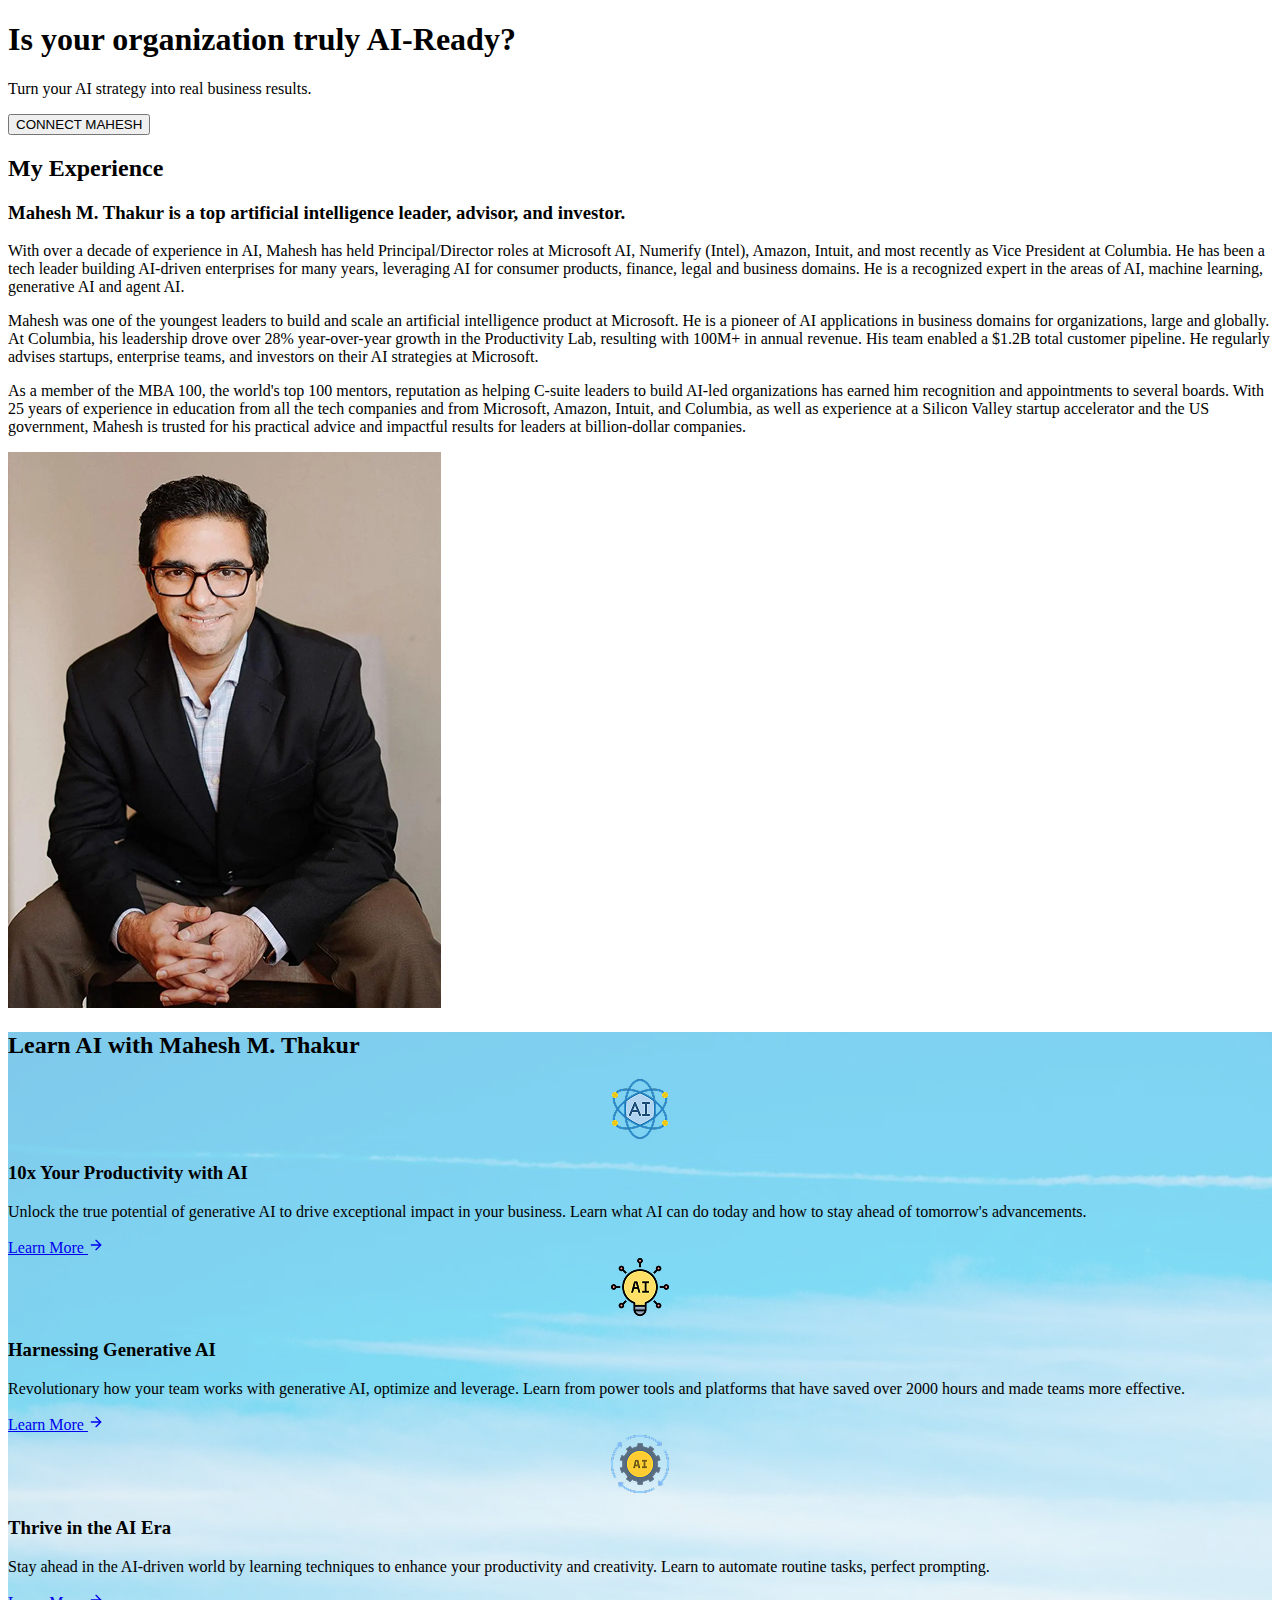
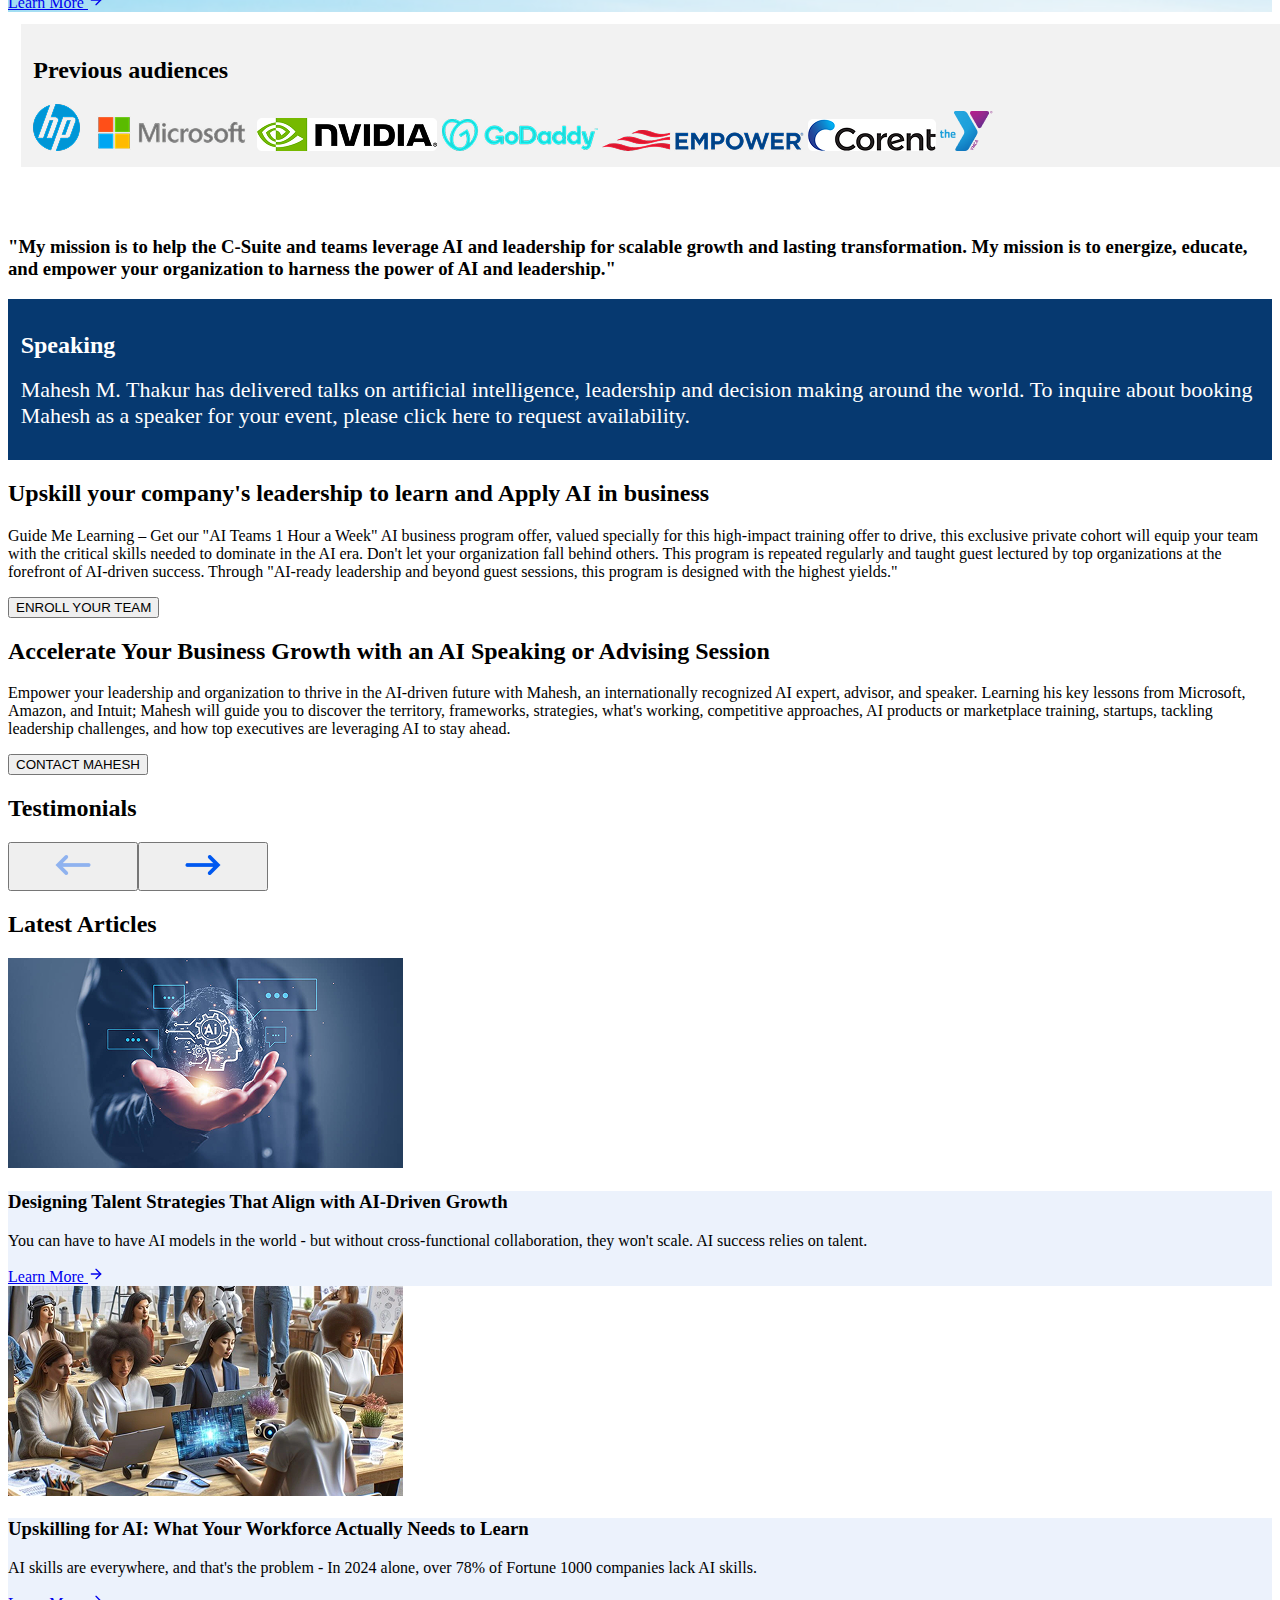
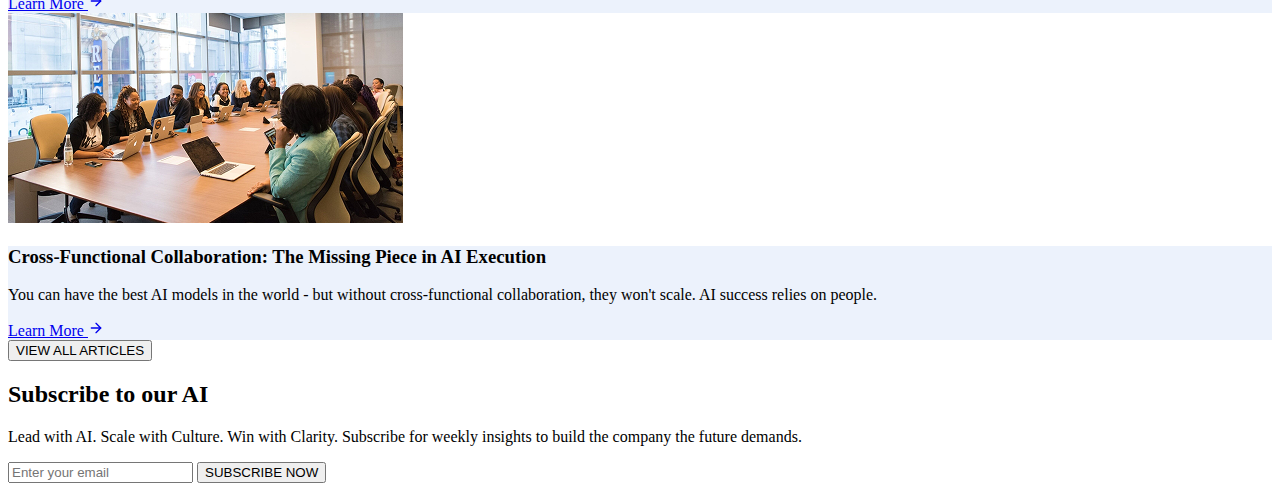
<file: home.html>
<!DOCTYPE html>
<html lang="en">
  <body>
    <div class="min-h-screen flex flex-col">
      <!-- Navbar -->
      <!-- Hero Section -->
      <div class="relative bg-circuit-bg text-white overflow-hidden">
        <div 
          class="absolute inset-0 bg-image opacity-50 bg-cover bg-center"
          style="background-image: url('./src/images/Banner.png');"
        ></div>
        <div class="container mx-auto px-6 py-24 relative z-10">
          <div class="max-w-3xl">
            <h1 class="text-4xl md:text-5xl font-bold mb-6">
              Is your organization truly AI-Ready?
            </h1>
            <p class="text-xl md:text-2xl mb-8">
              Turn your AI strategy into real business results.
            </p>
            <button 
              class="btn-primary"
              id="connect-button"
            >
              CONNECT MAHESH
            </button>
          </div>
        </div>
      </div>

      <!-- Experience Section -->
      <section class="py-16 bg-gray-50" id="experience">
        <div class="container mx-auto px-6">
          <h2 class="section-heading">My Experience</h2>
          
          <div class="flex flex-col md:flex-row gap-8 md:gap-12 items-start">
            <div class="md:w-2/3">
              <div class="mb-4">
                <h3 class="text-xl font-semibold text-decisive-blue">
                  Mahesh M. Thakur is a top artificial intelligence leader, advisor, and investor.
                </h3>
              </div>
              
              <p class="mb-4">
                With over a decade of experience in AI, Mahesh has held Principal/Director roles at Microsoft AI, Numerify (Intel), Amazon, Intuit, and most recently as Vice President at Columbia. He has been a tech leader building AI-driven enterprises for many years, leveraging AI for consumer products, finance, legal and business domains. He is a recognized expert in the areas of AI, machine learning, generative AI and agent AI.
              </p>
              
              <p class="mb-4">
                Mahesh was one of the youngest leaders to build and scale an artificial intelligence product at Microsoft. He is a pioneer of AI applications in business domains for organizations, large and globally. At Columbia, his leadership drove over 28% year-over-year growth in the Productivity Lab, resulting with 100M+ in annual revenue. His team enabled a $1.2B total customer pipeline. He regularly advises startups, enterprise teams, and investors on their AI strategies at Microsoft.
              </p>
              
              <p class="mb-4">
                As a member of the MBA 100, the world's top 100 mentors, reputation as helping C-suite leaders to build AI-led organizations has earned him recognition and appointments to several boards. With 25 years of experience in education from all the tech companies and from Microsoft, Amazon, Intuit, and Columbia, as well as experience at a Silicon Valley startup accelerator and the US government, Mahesh is trusted for his practical advice and impactful results for leaders at billion-dollar companies.
              </p>
            </div>
            
            <div class="md:w-1/3">
              <img 
                src="./src/images/MyExperience_Img.png" 
                alt="Mahesh M. Thakur" 
                class="rounded-lg shadow-lg w-full"
              />
            </div>
          </div>
        </div>
      </section>

      <!-- AI Courses Section -->
      <section class="py-16 bg-white" id="courses">
        <div class="container mx-auto px-6 py-16" style="background-image:url(./src/images/aicoursesBG.png);">
          <h2 class="section-heading">Learn AI with Mahesh M. Thakur</h2>
          
          <div class="grid grid-cols-1 md:grid-cols-3 gap-8 aicourses">
            <div class="card p-6 border border-gray-200 hover:shadow-lg transition-shadow">
              <div class="card-icon text-3xl"  style="justify-self: center;"><img src="./src/images/Icon_01.png" /></div>
              <h3 class="text-xl font-bold mb-3">10x Your Productivity with AI</h3>
              <p class="mb-4 text-gray-600">Unlock the true potential of generative AI to drive exceptional impact in your business. Learn what AI can do today and how to stay ahead of tomorrow's advancements.</p>
              <a href="#" class="inline-flex items-center text-decisive-blue hover:underline learnmore">
                Learn More 
                <svg xmlns="http://www.w3.org/2000/svg" width="16" height="16" viewBox="0 0 24 24" fill="none" stroke="currentColor" stroke-width="2" stroke-linecap="round" stroke-linejoin="round" class="ml-1 h-4 w-4"><path d="M5 12h14"></path><path d="m12 5 7 7-7 7"></path></svg>
              </a>
            </div>
            
            <div class="card p-6 border border-gray-200 hover:shadow-lg transition-shadow">
              <div class="card-icon text-3xl"  style="justify-self: center;"><img src="./src/images/Icon_02.png" /></div>
              <h3 class="text-xl font-bold mb-3">Harnessing Generative AI</h3>
              <p class="mb-4 text-gray-600">Revolutionary how your team works with generative AI, optimize and leverage. Learn from power tools and platforms that have saved over 2000 hours and made teams more effective.</p>
              <a href="#" class="inline-flex items-center text-decisive-blue hover:underline learnmore">
                Learn More 
                <svg xmlns="http://www.w3.org/2000/svg" width="16" height="16" viewBox="0 0 24 24" fill="none" stroke="currentColor" stroke-width="2" stroke-linecap="round" stroke-linejoin="round" class="ml-1 h-4 w-4"><path d="M5 12h14"></path><path d="m12 5 7 7-7 7"></path></svg>
              </a>
            </div>
            
            <div class="card p-6 border border-gray-200 hover:shadow-lg transition-shadow">
              <div class="card-icon text-3xl" style="justify-self: center;"><img src="./src/images/Icon_03.png" /></div>
              <h3 class="text-xl font-bold mb-3">Thrive in the AI Era</h3>
              <p class="mb-4 text-gray-600">Stay ahead in the AI-driven world by learning techniques to enhance your productivity and creativity. Learn to automate routine tasks, perfect prompting.</p>
              <a href="#" class="inline-flex items-center text-decisive-blue hover:underline learnmore">
                Learn More 
                <svg xmlns="http://www.w3.org/2000/svg" width="16" height="16" viewBox="0 0 24 24" fill="none" stroke="currentColor" stroke-width="2" stroke-linecap="round" stroke-linejoin="round" class="ml-1 h-4 w-4"><path d="M5 12h14"></path><path d="m12 5 7 7-7 7"></path></svg>
              </a>
            </div>
          </div>
        </div>
      </section>
      <section style="width: 100%;padding: 1%;">
        <div class="container" style="margin-bottom: 3%;background: #F2F2F2;padding:1%">
          <h2 class="section-heading">Previous audiences</h2>
          <div id="audienceImages">
            <img src="./src/images/HP.png">
            <img src="./src/images/Microsoft.png">
            <img src="./src/images/NVIDIA.png">
            <img src="./src/images/GoDaddy_logo.png">
            <img src="./src/images/Empower_Logo.png">
            <img src="./src/images/Corent-logo.png">
            <img src="./src/images/ymca-logo.png">
          </div>
        </div>
      </section>

      <section>
        <div class="container">
          <h3 class="section-heading">"My mission is to help the C-Suite and teams leverage AI and leadership for scalable growth and lasting transformation.
            My mission is to energize, educate, and empower your organization to harness the power of AI and leadership."</h3>         
        </div>
      </section>
    <section style="background: #063970;padding: 1%;">
      <div class="container" style="color: #fff;">
        <h2 class="section-heading" style="margin-bottom: 1%;">Speaking</h2>
        <h2 class="section-heading" style="font-size: 22px;font-weight: 400;">Mahesh M. Thakur has delivered talks on artificial intelligence, leadership and decision making around the world. To inquire about booking Mahesh as a speaker for your event, please click here to request availability.</h2>
      </div>
    </section>
      <!-- Business Services Section -->
      <section class="py-16 bg-gray-50" id="services">
        <div class="container mx-auto px-6">
          <div class="grid grid-cols-1 md:grid-cols-2 gap-8">
            <!-- Corporate Training Card -->
            <div class="bg-white p-8 rounded-lg shadow-md border border-gray-200 speakingSectionCards">
                <div class="speackingCards">
                <div class="speakingcontent">
                <h2 class="text-2xl font-bold mb-4">Upskill your company's leadership to learn and Apply AI in business</h2>
                <p class="text-gray-600 mb-6">
                  Guide Me Learning – Get our "AI Teams 1 Hour a Week" AI business program offer, valued specially for this high-impact training offer to drive, this exclusive private cohort will equip your team with the critical skills needed to dominate in the AI era. Don't let your organization fall behind others. This program is repeated regularly and taught guest lectured by top organizations at the forefront of AI-driven success. Through "AI-ready leadership and beyond guest sessions, this program is designed with the highest yields."
                </p>
              </div>
              <div class="speakingbutton">
                <button class="btn-primary w-full">ENROLL YOUR TEAM</button>
              </div>
            </div>
            </div>
            
            <!-- AI Speaking Card -->
            <div class="bg-white p-8 rounded-lg shadow-md border border-gray-200 speakingSectionCards">
              <div class="speackingCards">
                  <div class="speakingcontent">
                  <h2 class="text-2xl font-bold mb-4">Accelerate Your Business Growth with an AI Speaking or Advising Session</h2>
                  <p class="text-gray-600 mb-6">
                    Empower your leadership and organization to thrive in the AI-driven future with Mahesh, an internationally recognized AI expert, advisor, and speaker. Learning his key lessons from Microsoft, Amazon, and Intuit; Mahesh will guide you to discover the territory, frameworks, strategies, what's working, competitive approaches, AI products or marketplace training, startups, tackling leadership challenges, and how top executives are leveraging AI to stay ahead.
                  </p>
                </div>
                <div  class="speakingbutton">
                  <button class="btn-primary w-full">CONTACT MAHESH</button>
                </div>
            </div>
            </div>
          </div>
        </div>
      </section>

      <!-- Testimonials Section -->
      <section class="py-16 bg-white" id="testimonials">
        <div class="container mx-auto px-6">
          <h2 class="section-heading">Testimonials</h2>
          
          <div class="" style="display: flex; flex-direction: row;">
            <button id="next-testimonial" style="width: 130px;" onclick="setNextTestimonial()">
              <img src="./src/images/Testimonials_arrow-left.png"/>
              </button>
            <div class="bg-white rounded-lg p-8 shadow-md relative testimonial-content" style="border: none;border-radius: 0;">
              <!-- Testimonials will be inserted here by JavaScript -->
            </div>
            <button id="prev-testimonial" style="width: 130px;" onclick="setPrevTestimonial()">
                <img src="./src/images/Testimonials_arrow-right.png"/>
              </button>
          </div>
        </div>
      </section>

      <!-- Latest Articles Section --> 
      <section class="py-16 bg-gray-50" id="articles">
        <div class="container mx-auto px-6">
          <h2 class="section-heading">Latest Articles</h2>
          
          <div class="grid grid-cols-1 md:grid-cols-3 gap-8 latestarticles">
            <div class="bg-white rounded-lg overflow-hidden shadow-md border border-gray-200 latestarticleDivs">
              <img 
                src="./src/images/Articles_Img1.png" 
                alt="Designing Talent Strategies That Align with AI-Driven Growth"
                class="w-full h-48 object-cover"
              />
              <div class="p-6" style="background:#ECF2FC;">
                <h3 class="text-xl font-bold mb-3">Designing Talent Strategies That Align with AI-Driven Growth</h3>
                <p class="text-gray-600 mb-4">You can have to have AI models in the world - but without cross-functional collaboration, they won't scale. AI success relies on talent.</p>
                <a href="#" class="inline-flex items-center text-decisive-blue hover:underline learnmore">
                  Learn More 
                  <svg xmlns="http://www.w3.org/2000/svg" width="16" height="16" viewBox="0 0 24 24" fill="none" stroke="currentColor" stroke-width="2" stroke-linecap="round" stroke-linejoin="round" class="ml-1 h-4 w-4"><path d="M5 12h14"></path><path d="m12 5 7 7-7 7"></path></svg>
                </a>
              </div>
            </div>

            <div class="bg-white rounded-lg overflow-hidden shadow-md border border-gray-200 latestarticleDivs">
              <img 
                src="./src/images/Articles_Img2.png" 
                alt="Upskilling for AI: What Your Workforce Actually Needs to Learn"
                class="w-full h-48 object-cover"
              />
              <div class="p-6" style="background:#ECF2FC;">
                <h3 class="text-xl font-bold mb-3">Upskilling for AI: What Your Workforce Actually Needs to Learn</h3>
                <p class="text-gray-600 mb-4">AI skills are everywhere, and that's the problem - In 2024 alone, over 78% of Fortune 1000 companies lack AI skills.</p>
                <a href="#" class="inline-flex items-center text-decisive-blue hover:underline learnmore" >
                  Learn More 
                  <svg xmlns="http://www.w3.org/2000/svg" width="16" height="16" viewBox="0 0 24 24" fill="none" stroke="currentColor" stroke-width="2" stroke-linecap="round" stroke-linejoin="round" class="ml-1 h-4 w-4"><path d="M5 12h14"></path><path d="m12 5 7 7-7 7"></path></svg>
                </a>
              </div>
            </div>

            <div class="bg-white rounded-lg overflow-hidden shadow-md border border-gray-200 latestarticleDivs">
              <img 
                src="./src/images/Articles_Img3.png" 
                alt="Cross-Functional Collaboration: The Missing Piece in AI Execution"
                class="w-full h-48 object-cover"
              />
              <div class="p-6" style="background:#ECF2FC;">
                <h3 class="text-xl font-bold mb-3">Cross-Functional Collaboration: The Missing Piece in AI Execution</h3>
                <p class="text-gray-600 mb-4">You can have the best AI models in the world - but without cross-functional collaboration, they won't scale. AI success relies on people.</p>
                <a href="#" class="inline-flex items-center text-decisive-blue hover:underline learnmore">
                  Learn More 
                  <svg xmlns="http://www.w3.org/2000/svg" width="16" height="16" viewBox="0 0 24 24" fill="none" stroke="currentColor" stroke-width="2" stroke-linecap="round" stroke-linejoin="round" class="ml-1 h-4 w-4"><path d="M5 12h14"></path><path d="m12 5 7 7-7 7"></path></svg>
                </a>
              </div>
            </div>
          </div>
          
          <div class="text-center mt-10">
            <button class="btn-primary">
              VIEW ALL ARTICLES
            </button>
          </div>
        </div>
      </section>

      <!-- Newsletter Section -->
      <section class="py-8 bg-circuit-bg text-white relative" id="newsletter">
        <div 
          class="absolute inset-0 bg-image opacity-40 bg-cover bg-center"
          style="background-image: url('./src/images/Subscribe_BG.png');"
        >
      </div>
        <div class="container mx-auto px-6 py-16 relative z-10">
          <div class="" id="subscribeContent">
            <div id="subscribetext">
            <h2 class="text-3xl font-bold mb-4">Subscribe to our AI</h2>
            <p class="text-lg mb-8">
              Lead with AI. Scale with Culture. Win with Clarity. Subscribe for weekly insights to build the company the future demands.
            </p>
          </div>
          <div id="subscribeform">
            <form id="newsletter-form" class="flex flex-col sm:flex-row gap-3">
              <input
                type="email"
                placeholder="Enter your email"
                class="input-newsletter bg-white/10 border-white/20 text-white placeholder:text-white/60 px-3 py-2 rounded-md"
                id="newsletter-email"
              />
              <button 
                type="submit"
                class="btn-primary"
                id="btnsubscribe"
              >
                SUBSCRIBE NOW
              </button>
            </form>
          </div>
          </div>
        </div>
      </section>

    </div>
    <div id="toast-container" class="fixed top-4 right-4 z-50"></div>
  </body>
  <script>
    $(document).ready(function() {
      displayTestimonial(0);
    });
  </script>
</html>
</file>
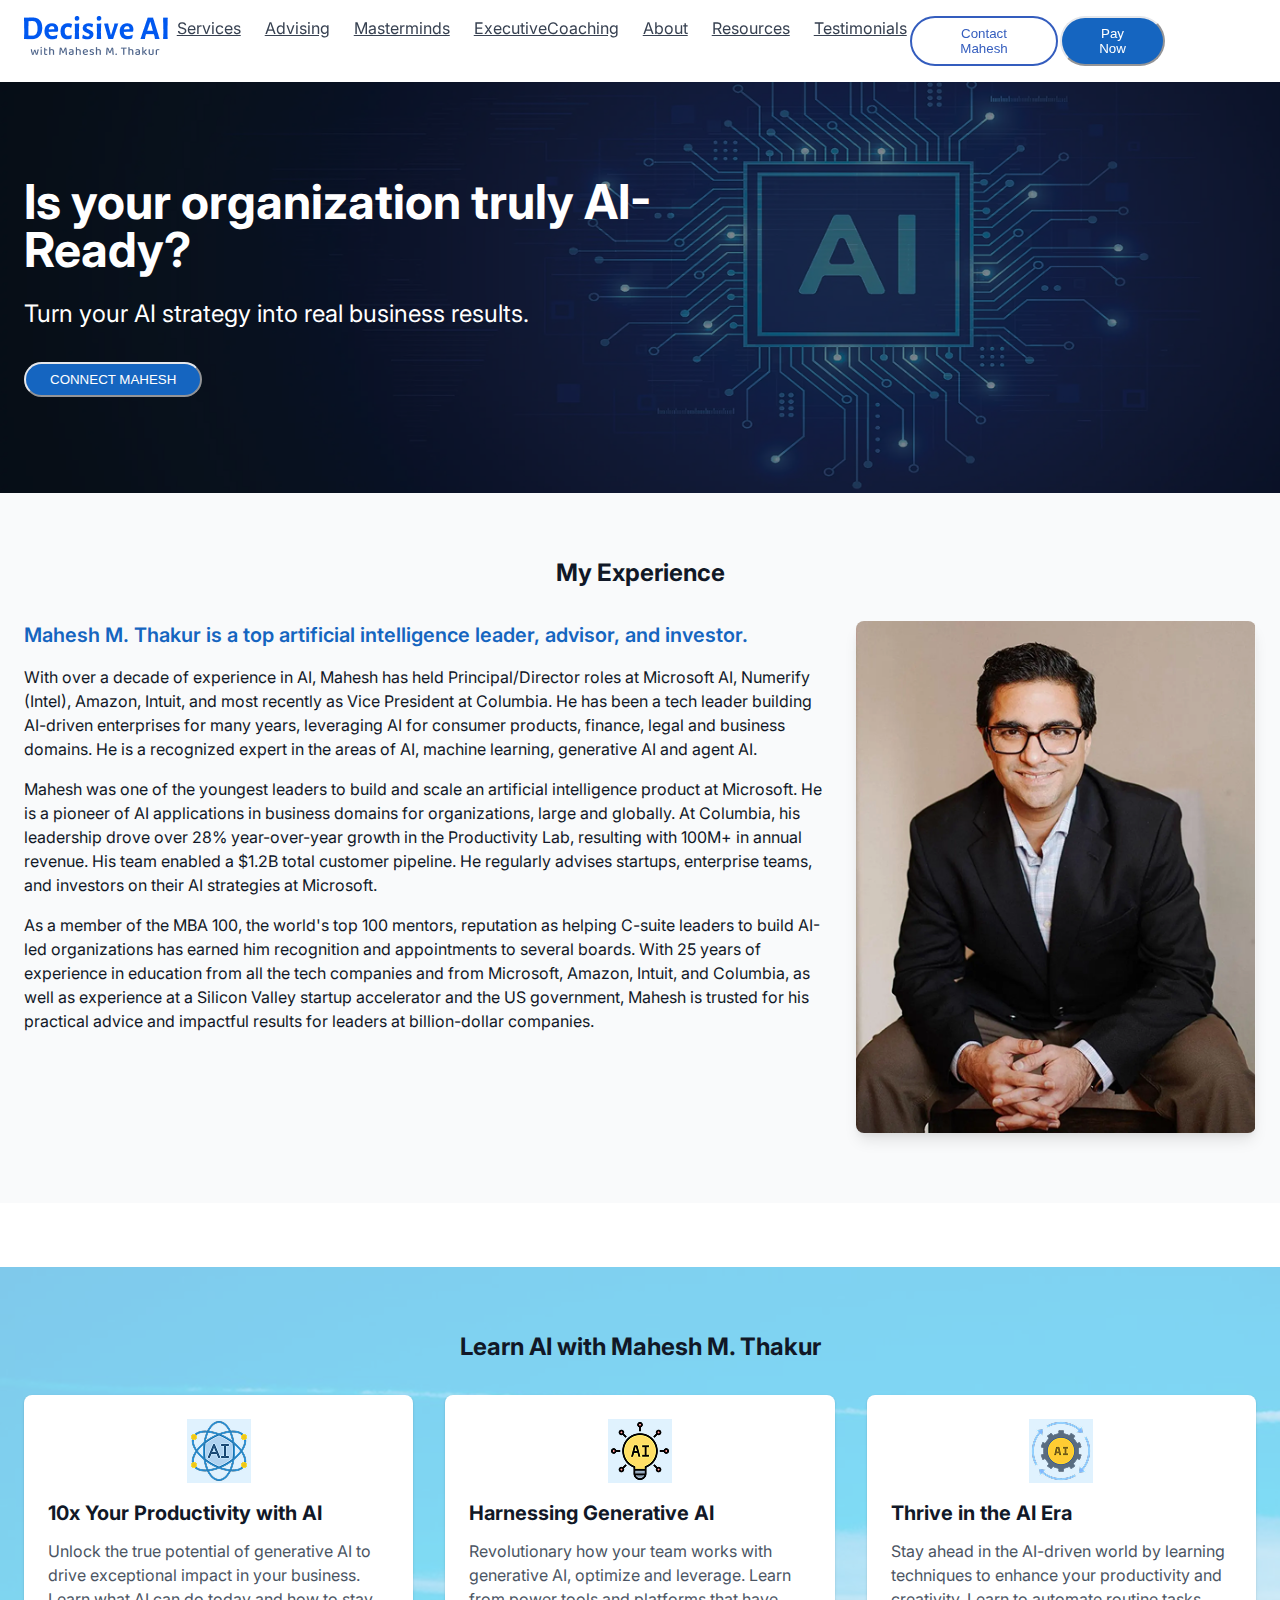
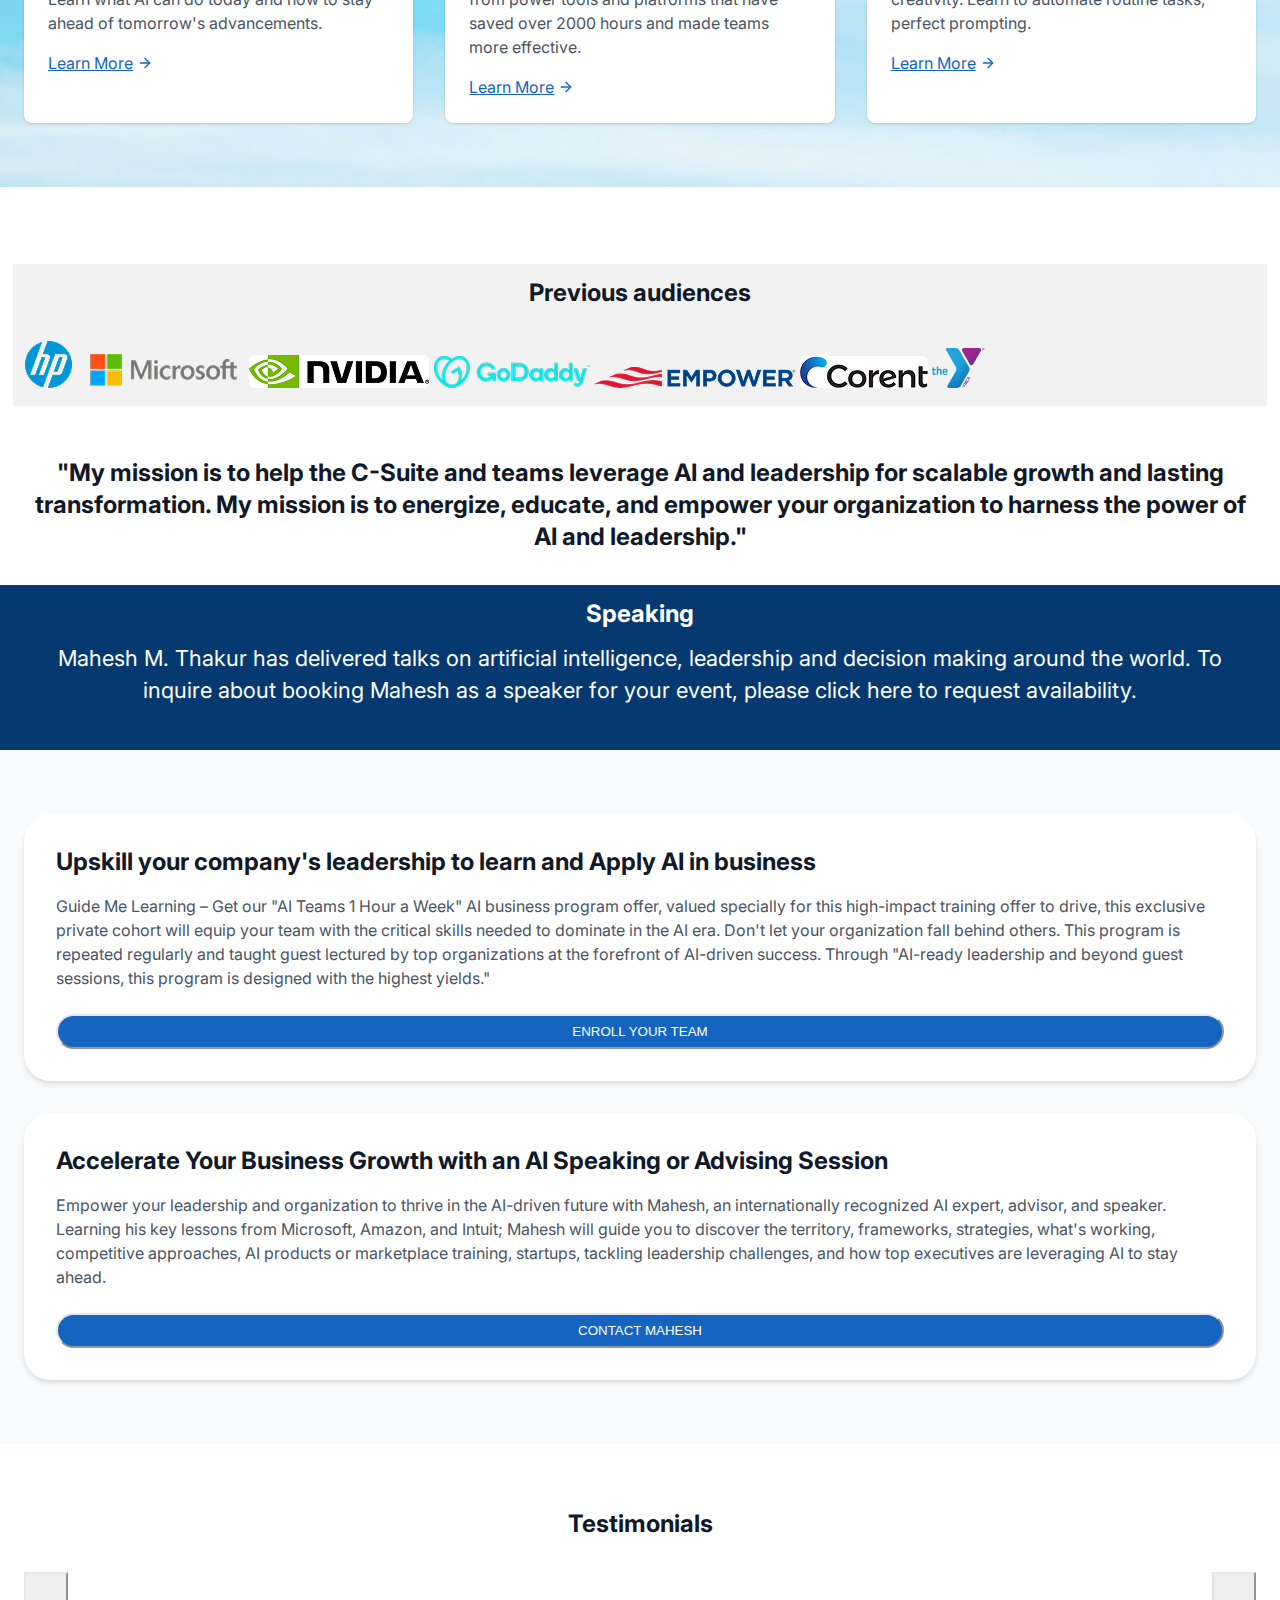
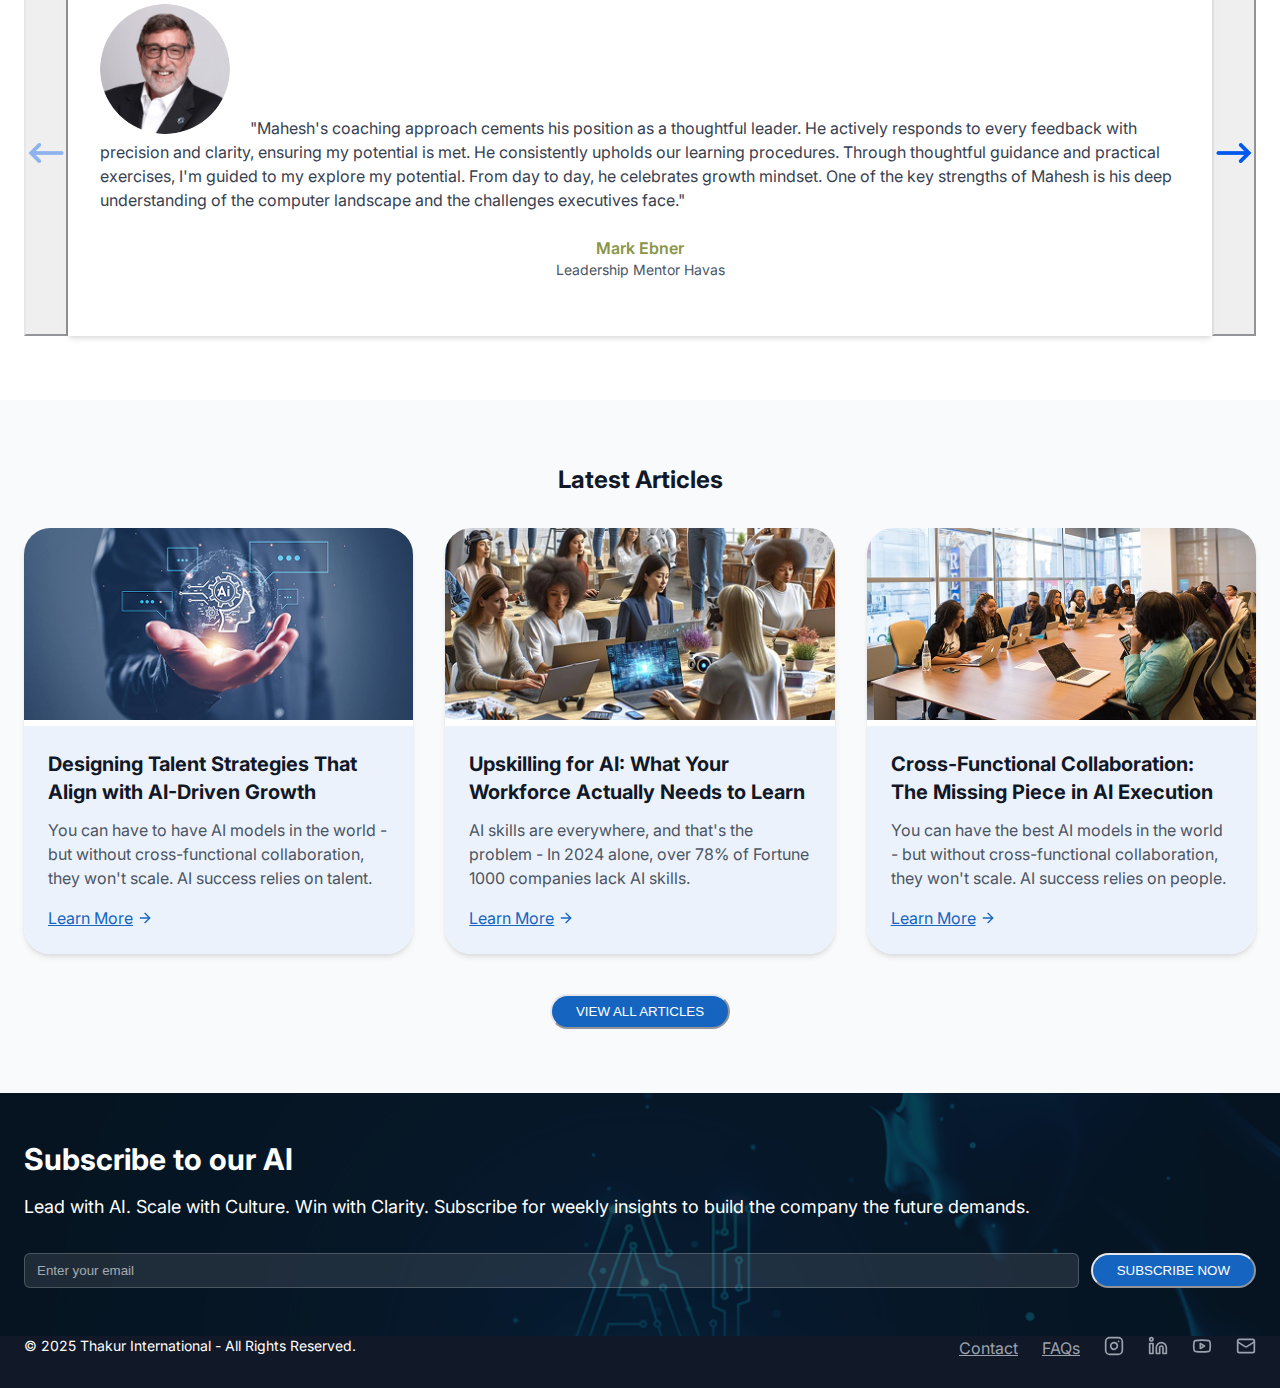
<file: index1.html>
<!DOCTYPE html>
<html lang="en">
  <head>
    <meta charset="UTF-8" />
    <meta name="viewport" content="width=device-width, initial-scale=1.0" />
    <title>Decisive AI - AI Strategy & Leadership Solutions</title>
    <meta name="description" content="Turn your AI strategy into real business results. Leading AI consulting and education with Mahesh M. Thakur." />
    <meta name="author" content="Decisive AI" />
    
    <link rel="preconnect" href="https://fonts.googleapis.com">
    <link rel="preconnect" href="https://fonts.gstatic.com" crossorigin>
    <link href="https://fonts.googleapis.com/css2?family=Inter:wght@300;400;500;600;700&display=swap" rel="stylesheet">
    <link rel="stylesheet" href="styles.css">
    <link rel="stylesheet" href="coachingStyle.css">

    <meta property="og:title" content="Decisive AI - AI Strategy & Leadership Solutions" />
    <meta property="og:description" content="Turn your AI strategy into real business results. Leading AI consulting and education with Mahesh M. Thakur." />
    <meta property="og:type" content="website" />
    <meta property="og:image" content="https://lovable.dev/opengraph-image-p98pqg.png" />

    <meta name="twitter:card" content="summary_large_image" />
    <meta name="twitter:site" content="@decisive_ai" />
    <meta name="twitter:image" content="https://lovable.dev/opengraph-image-p98pqg.png" />
    <script src="https://ajax.googleapis.com/ajax/libs/jquery/2.1.3/jquery.min.js"></script>
  </head>
  <body>
    <div class="min-h-screen flex flex-col">
        <header>
            <nav class="bg-white py-4 sticky top-0 z-50 shadow-sm" style="border-radius: 0;">
                <div class="container mx-auto flex justify-between items-center px-6">
                  <div id="menucontent">
                  <div id="menuitems">
                    <div id="#imagesection">
                  <a href="/" class="flex items-center">
                    <img src="./src/images/Logo.png" id="logoimage"/>
                  </a>
                </div>
                <div id="menusection">
                  <!-- Mobile menu button -->
                  <button 
                    class="md:hidden text-gray-700 mobile-menu-button"
                    aria-label="Toggle menu" id="togglemenubutton"
                  >
                    <svg xmlns="http://www.w3.org/2000/svg" width="24" height="24" viewBox="0 0 24 24" fill="none" stroke="currentColor" stroke-width="2" stroke-linecap="round" stroke-linejoin="round" class="menu-icon"><line x1="3" y1="12" x2="21" y2="12"></line><line x1="3" y1="6" x2="21" y2="6"></line><line x1="3" y1="18" x2="21" y2="18"></line></svg>
                    <svg xmlns="http://www.w3.org/2000/svg" width="24" height="24" viewBox="0 0 24 24" fill="none" stroke="currentColor" stroke-width="2" stroke-linecap="round" stroke-linejoin="round" class="x-icon hidden"><line x1="18" y1="6" x2="6" y2="18"></line><line x1="6" y1="6" x2="18" y2="18"></line></svg>
                  </button>
                  
                  <!-- Desktop navigation -->
                  <div class="hidden md:flex space-x-6" id="desktopvisibile">
                    <a href="#services" class="text-gray-700 hover:text-decisive-blue transition-colors cursor-pointer">Services</a>
                    <a href="#experience" class="text-gray-700 hover:text-decisive-blue transition-colors cursor-pointer">Advising</a>
                    <a href="#courses" class="text-gray-700 hover:text-decisive-blue transition-colors cursor-pointer">Masterminds</a>
                    <a href="./executivecoaching.html" class="text-gray-700 hover:text-decisive-blue transition-colors cursor-pointer">ExecutiveCoaching</a>
                    <a href="#newsletter" class="text-gray-700 hover:text-decisive-blue transition-colors cursor-pointer">About</a>
                    <a href="#articles" class="text-gray-700 hover:text-decisive-blue transition-colors cursor-pointer">Resources</a>
                    <a href="#testimonials" class="text-gray-700 hover:text-decisive-blue transition-colors cursor-pointer">Testimonials</a>
                  </div>
                  
                  <!-- Mobile navigation -->
                  <div class="absolute top-full left-0 right-0 bg-white shadow-md  z-50 mobile-menu hidden" id="mobilevisbile">
                    <div class="flex flex-col p-4">
                      <a href="#services" class="py-2 text-gray-700 hover:text-decisive-blue cursor-pointer">Services</a>
                      <a href="#experience" class="py-2 text-gray-700 hover:text-decisive-blue cursor-pointer">Advising</a>
                      <a href="#courses" class="py-2 text-gray-700 hover:text-decisive-blue cursor-pointer">Masterminds</a>
                      <a href="./executivecoaching.html" class="py-2 text-gray-700 hover:text-decisive-blue cursor-pointer">Executive Coaching</a>
                      <a href="#newsletter" class="py-2 text-gray-700 hover:text-decisive-blue cursor-pointer">About</a>
                      <a href="#articles" class="py-2 text-gray-700 hover:text-decisive-blue cursor-pointer">Resources</a>
                      <a href="#testimonials" class="py-2 text-gray-700 hover:text-decisive-blue cursor-pointer">Testimonials</a>
                    </div>
                  </div>
                </div>
                </div>
                  <div id="menubuttons">
                  <button class="btn-primary" style="border: 2px solid;background: #fff;color: #345dbe;">Contact Mahesh</button>
                  <button class="btn-primary" id="paynowbtn">Pay Now</button>
                </div>
                </div>
              </div>
              </nav>
        
        </header>
        <div class="min-h-screen flex flex-col">
          <!-- Navbar -->
          <!-- Hero Section -->
          <div class="relative bg-circuit-bg text-white overflow-hidden">
            <div 
              class="absolute inset-0 bg-image opacity-50 bg-cover bg-center"
              style="background-image: url('./src/images/Banner.png');"
            ></div>
            <div class="container mx-auto px-6 py-24 relative z-10">
              <div class="max-w-3xl">
                <h1 class="text-4xl md:text-5xl font-bold mb-6">
                  Is your organization truly AI-Ready?
                </h1>
                <p class="text-xl md:text-2xl mb-8">
                  Turn your AI strategy into real business results.
                </p>
                <button 
                  class="btn-primary"
                  id="connect-button"
                >
                  CONNECT MAHESH
                </button>
              </div>
            </div>
          </div>
    
          <!-- Experience Section -->
          <section class="py-16 bg-gray-50" id="experience">
            <div class="container mx-auto px-6">
              <h2 class="section-heading">My Experience</h2>
              
              <div class="flex flex-col md:flex-row gap-8 md:gap-12 items-start">
                <div class="md:w-2/3">
                  <div class="mb-4">
                    <h3 class="text-xl font-semibold text-decisive-blue">
                      Mahesh M. Thakur is a top artificial intelligence leader, advisor, and investor.
                    </h3>
                  </div>
                  
                  <p class="mb-4">
                    With over a decade of experience in AI, Mahesh has held Principal/Director roles at Microsoft AI, Numerify (Intel), Amazon, Intuit, and most recently as Vice President at Columbia. He has been a tech leader building AI-driven enterprises for many years, leveraging AI for consumer products, finance, legal and business domains. He is a recognized expert in the areas of AI, machine learning, generative AI and agent AI.
                  </p>
                  
                  <p class="mb-4">
                    Mahesh was one of the youngest leaders to build and scale an artificial intelligence product at Microsoft. He is a pioneer of AI applications in business domains for organizations, large and globally. At Columbia, his leadership drove over 28% year-over-year growth in the Productivity Lab, resulting with 100M+ in annual revenue. His team enabled a $1.2B total customer pipeline. He regularly advises startups, enterprise teams, and investors on their AI strategies at Microsoft.
                  </p>
                  
                  <p class="mb-4">
                    As a member of the MBA 100, the world's top 100 mentors, reputation as helping C-suite leaders to build AI-led organizations has earned him recognition and appointments to several boards. With 25 years of experience in education from all the tech companies and from Microsoft, Amazon, Intuit, and Columbia, as well as experience at a Silicon Valley startup accelerator and the US government, Mahesh is trusted for his practical advice and impactful results for leaders at billion-dollar companies.
                  </p>
                </div>
                
                <div class="md:w-1/3">
                  <img 
                    src="./src/images/MyExperience_Img.png" 
                    alt="Mahesh M. Thakur" 
                    class="rounded-lg shadow-lg w-full"
                  />
                </div>
              </div>
            </div>
          </section>
    
          <!-- AI Courses Section -->
          <section class="py-16 bg-white" id="courses">
            <div class="container mx-auto px-6 py-16" style="background-image:url(./src/images/aicoursesBG.png);">
              <h2 class="section-heading">Learn AI with Mahesh M. Thakur</h2>
              
              <div class="grid grid-cols-1 md:grid-cols-3 gap-8 aicourses">
                <div class="card p-6 border border-gray-200 hover:shadow-lg transition-shadow">
                  <div class="card-icon text-3xl"  style="justify-self: center;"><img src="./src/images/Icon_01.png" /></div>
                  <h3 class="text-xl font-bold mb-3">10x Your Productivity with AI</h3>
                  <p class="mb-4 text-gray-600">Unlock the true potential of generative AI to drive exceptional impact in your business. Learn what AI can do today and how to stay ahead of tomorrow's advancements.</p>
                  <a href="#" class="inline-flex items-center text-decisive-blue hover:underline learnmore">
                    Learn More 
                    <svg xmlns="http://www.w3.org/2000/svg" width="16" height="16" viewBox="0 0 24 24" fill="none" stroke="currentColor" stroke-width="2" stroke-linecap="round" stroke-linejoin="round" class="ml-1 h-4 w-4"><path d="M5 12h14"></path><path d="m12 5 7 7-7 7"></path></svg>
                  </a>
                </div>
                
                <div class="card p-6 border border-gray-200 hover:shadow-lg transition-shadow">
                  <div class="card-icon text-3xl"  style="justify-self: center;"><img src="./src/images/Icon_02.png" /></div>
                  <h3 class="text-xl font-bold mb-3">Harnessing Generative AI</h3>
                  <p class="mb-4 text-gray-600">Revolutionary how your team works with generative AI, optimize and leverage. Learn from power tools and platforms that have saved over 2000 hours and made teams more effective.</p>
                  <a href="#" class="inline-flex items-center text-decisive-blue hover:underline learnmore">
                    Learn More 
                    <svg xmlns="http://www.w3.org/2000/svg" width="16" height="16" viewBox="0 0 24 24" fill="none" stroke="currentColor" stroke-width="2" stroke-linecap="round" stroke-linejoin="round" class="ml-1 h-4 w-4"><path d="M5 12h14"></path><path d="m12 5 7 7-7 7"></path></svg>
                  </a>
                </div>
                
                <div class="card p-6 border border-gray-200 hover:shadow-lg transition-shadow">
                  <div class="card-icon text-3xl" style="justify-self: center;"><img src="./src/images/Icon_03.png" /></div>
                  <h3 class="text-xl font-bold mb-3">Thrive in the AI Era</h3>
                  <p class="mb-4 text-gray-600">Stay ahead in the AI-driven world by learning techniques to enhance your productivity and creativity. Learn to automate routine tasks, perfect prompting.</p>
                  <a href="#" class="inline-flex items-center text-decisive-blue hover:underline learnmore">
                    Learn More 
                    <svg xmlns="http://www.w3.org/2000/svg" width="16" height="16" viewBox="0 0 24 24" fill="none" stroke="currentColor" stroke-width="2" stroke-linecap="round" stroke-linejoin="round" class="ml-1 h-4 w-4"><path d="M5 12h14"></path><path d="m12 5 7 7-7 7"></path></svg>
                  </a>
                </div>
              </div>
            </div>
          </section>
          <section style="width: 100%;padding: 1%;">
            <div class="container" style="margin-bottom: 3%;background: #F2F2F2;padding:1%">
              <h2 class="section-heading">Previous audiences</h2>
              <div id="audienceImages">
                <img src="./src/images/HP.png">
                <img src="./src/images/Microsoft.png">
                <img src="./src/images/NVIDIA.png">
                <img src="./src/images/GoDaddy_logo.png">
                <img src="./src/images/Empower_Logo.png">
                <img src="./src/images/Corent-logo.png">
                <img src="./src/images/ymca-logo.png">
              </div>
            </div>
          </section>
    
          <section>
            <div class="container">
              <h3 class="section-heading">"My mission is to help the C-Suite and teams leverage AI and leadership for scalable growth and lasting transformation.
                My mission is to energize, educate, and empower your organization to harness the power of AI and leadership."</h3>         
            </div>
          </section>
        <section style="background: #063970;padding: 1%;">
          <div class="container" style="color: #fff;">
            <h2 class="section-heading" style="margin-bottom: 1%;">Speaking</h2>
            <h2 class="section-heading" style="font-size: 22px;font-weight: 400;">Mahesh M. Thakur has delivered talks on artificial intelligence, leadership and decision making around the world. To inquire about booking Mahesh as a speaker for your event, please click here to request availability.</h2>
          </div>
        </section>
          <!-- Business Services Section -->
          <section class="py-16 bg-gray-50" id="services">
            <div class="container mx-auto px-6">
              <div class="grid grid-cols-1 md:grid-cols-2 gap-8">
                <!-- Corporate Training Card -->
                <div class="bg-white p-8 rounded-lg shadow-md border border-gray-200 speakingSectionCards">
                    <div class="speackingCards">
                    <div class="speakingcontent">
                    <h2 class="text-2xl font-bold mb-4">Upskill your company's leadership to learn and Apply AI in business</h2>
                    <p class="text-gray-600 mb-6">
                      Guide Me Learning – Get our "AI Teams 1 Hour a Week" AI business program offer, valued specially for this high-impact training offer to drive, this exclusive private cohort will equip your team with the critical skills needed to dominate in the AI era. Don't let your organization fall behind others. This program is repeated regularly and taught guest lectured by top organizations at the forefront of AI-driven success. Through "AI-ready leadership and beyond guest sessions, this program is designed with the highest yields."
                    </p>
                  </div>
                  <div class="speakingbutton">
                    <button class="btn-primary w-full">ENROLL YOUR TEAM</button>
                  </div>
                </div>
                </div>
                
                <!-- AI Speaking Card -->
                <div class="bg-white p-8 rounded-lg shadow-md border border-gray-200 speakingSectionCards">
                  <div class="speackingCards">
                      <div class="speakingcontent">
                      <h2 class="text-2xl font-bold mb-4">Accelerate Your Business Growth with an AI Speaking or Advising Session</h2>
                      <p class="text-gray-600 mb-6">
                        Empower your leadership and organization to thrive in the AI-driven future with Mahesh, an internationally recognized AI expert, advisor, and speaker. Learning his key lessons from Microsoft, Amazon, and Intuit; Mahesh will guide you to discover the territory, frameworks, strategies, what's working, competitive approaches, AI products or marketplace training, startups, tackling leadership challenges, and how top executives are leveraging AI to stay ahead.
                      </p>
                    </div>
                    <div  class="speakingbutton">
                      <button class="btn-primary w-full">CONTACT MAHESH</button>
                    </div>
                </div>
                </div>
              </div>
            </div>
          </section>
    
          <!-- Testimonials Section -->
          <section class="py-16 bg-white" id="testimonials">
            <div class="container mx-auto px-6">
              <h2 class="section-heading">Testimonials</h2>
              
              <div class="" style="display: flex; flex-direction: row;">
                <button id="next-testimonial" style="width: 130px;" onclick="setNextTestimonial()">
                  <img src="./src/images/Testimonials_arrow-left.png"/>
                  </button>
                <div class="bg-white rounded-lg p-8 shadow-md relative testimonial-content" style="border: none;border-radius: 0;">
                  <!-- Testimonials will be inserted here by JavaScript -->
                </div>
                <button id="prev-testimonial" style="width: 130px;" onclick="setPrevTestimonial()">
                    <img src="./src/images/Testimonials_arrow-right.png"/>
                  </button>
              </div>
            </div>
          </section>
    
          <!-- Latest Articles Section --> 
          <section class="py-16 bg-gray-50" id="articles">
            <div class="container mx-auto px-6">
              <h2 class="section-heading">Latest Articles</h2>
              
              <div class="grid grid-cols-1 md:grid-cols-3 gap-8 latestarticles">
                <div class="bg-white rounded-lg overflow-hidden shadow-md border border-gray-200 latestarticleDivs">
                  <img 
                    src="./src/images/Articles_Img1.png" 
                    alt="Designing Talent Strategies That Align with AI-Driven Growth"
                    class="w-full h-48 object-cover"
                  />
                  <div class="p-6" style="background:#ECF2FC;">
                    <h3 class="text-xl font-bold mb-3">Designing Talent Strategies That Align with AI-Driven Growth</h3>
                    <p class="text-gray-600 mb-4">You can have to have AI models in the world - but without cross-functional collaboration, they won't scale. AI success relies on talent.</p>
                    <a href="#" class="inline-flex items-center text-decisive-blue hover:underline learnmore">
                      Learn More 
                      <svg xmlns="http://www.w3.org/2000/svg" width="16" height="16" viewBox="0 0 24 24" fill="none" stroke="currentColor" stroke-width="2" stroke-linecap="round" stroke-linejoin="round" class="ml-1 h-4 w-4"><path d="M5 12h14"></path><path d="m12 5 7 7-7 7"></path></svg>
                    </a>
                  </div>
                </div>
    
                <div class="bg-white rounded-lg overflow-hidden shadow-md border border-gray-200 latestarticleDivs">
                  <img 
                    src="./src/images/Articles_Img2.png" 
                    alt="Upskilling for AI: What Your Workforce Actually Needs to Learn"
                    class="w-full h-48 object-cover"
                  />
                  <div class="p-6" style="background:#ECF2FC;">
                    <h3 class="text-xl font-bold mb-3">Upskilling for AI: What Your Workforce Actually Needs to Learn</h3>
                    <p class="text-gray-600 mb-4">AI skills are everywhere, and that's the problem - In 2024 alone, over 78% of Fortune 1000 companies lack AI skills.</p>
                    <a href="#" class="inline-flex items-center text-decisive-blue hover:underline learnmore" >
                      Learn More 
                      <svg xmlns="http://www.w3.org/2000/svg" width="16" height="16" viewBox="0 0 24 24" fill="none" stroke="currentColor" stroke-width="2" stroke-linecap="round" stroke-linejoin="round" class="ml-1 h-4 w-4"><path d="M5 12h14"></path><path d="m12 5 7 7-7 7"></path></svg>
                    </a>
                  </div>
                </div>
    
                <div class="bg-white rounded-lg overflow-hidden shadow-md border border-gray-200 latestarticleDivs">
                  <img 
                    src="./src/images/Articles_Img3.png" 
                    alt="Cross-Functional Collaboration: The Missing Piece in AI Execution"
                    class="w-full h-48 object-cover"
                  />
                  <div class="p-6" style="background:#ECF2FC;">
                    <h3 class="text-xl font-bold mb-3">Cross-Functional Collaboration: The Missing Piece in AI Execution</h3>
                    <p class="text-gray-600 mb-4">You can have the best AI models in the world - but without cross-functional collaboration, they won't scale. AI success relies on people.</p>
                    <a href="#" class="inline-flex items-center text-decisive-blue hover:underline learnmore">
                      Learn More 
                      <svg xmlns="http://www.w3.org/2000/svg" width="16" height="16" viewBox="0 0 24 24" fill="none" stroke="currentColor" stroke-width="2" stroke-linecap="round" stroke-linejoin="round" class="ml-1 h-4 w-4"><path d="M5 12h14"></path><path d="m12 5 7 7-7 7"></path></svg>
                    </a>
                  </div>
                </div>
              </div>
              
              <div class="text-center mt-10">
                <button class="btn-primary">
                  VIEW ALL ARTICLES
                </button>
              </div>
            </div>
          </section>
    
          <!-- Newsletter Section -->
         
        </div>
        <div id="toast-container" class="fixed top-4 right-4 z-50"></div>
        
      <!-- Footer -->
      <footer class="bg-gray-900 text-white py-8">
        <section class="py-8 bg-circuit-bg text-white relative" id="newsletter">
          <div 
            class="absolute inset-0 bg-image opacity-40 bg-cover bg-center"
            style="background-image: url('./src/images/Subscribe_BG.png');"
          >
        </div>
          <div class="container mx-auto px-6 py-12 relative z-10">
            <div class="" id="subscribeContent">
              <div id="subscribetext">
              <h2 class="text-3xl font-bold mb-4">Subscribe to our AI</h2>
              <p class="text-lg mb-8">
                Lead with AI. Scale with Culture. Win with Clarity. Subscribe for weekly insights to build the company the future demands.
              </p>
            </div>
            <div id="subscribeform">
              <form id="newsletter-form" class="flex flex-col sm:flex-row gap-3">
                <input
                  type="email"
                  placeholder="Enter your email"
                  class="input-newsletter bg-white/10 border-white/20 text-white placeholder:text-white/60 px-3 py-2 rounded-md"
                  id="newsletter-email"
                />
                <button 
                  type="submit"
                  class="btn-primary"
                  id="btnsubscribe"
                >
                  SUBSCRIBE NOW
                </button>
              </form>
            </div>
            </div>
          </div>
        </section>
  
        <div class="container mx-auto px-6" style="display: flex;justify-content: space-between;" id="footersection">
          <div class="text-center mb-8">
            <p class="text-sm">© 2025 Thakur International - All Rights Reserved.</p>
          </div>
          
          <div class="flex justify-center space-x-6">
            <a href="#" class="text-gray-400 hover:text-white">Contact</a>
            <a href="#" class="text-gray-400 hover:text-white">FAQs</a>
            <a href="#" class="text-gray-400 hover:text-white">
              <svg xmlns="http://www.w3.org/2000/svg" width="20" height="20" viewBox="0 0 24 24" fill="none" stroke="currentColor" stroke-width="2" stroke-linecap="round" stroke-linejoin="round" class="h-5 w-5"><rect width="20" height="20" x="2" y="2" rx="5" ry="5"></rect><path d="M16 11.37A4 4 0 1 1 12.63 8 4 4 0 0 1 16 11.37z"></path><line x1="17.5" x2="17.51" y1="6.5" y2="6.5"></line></svg>
            </a>
            <a href="#" class="text-gray-400 hover:text-white">
              <svg xmlns="http://www.w3.org/2000/svg" width="20" height="20" viewBox="0 0 24 24" fill="none" stroke="currentColor" stroke-width="2" stroke-linecap="round" stroke-linejoin="round" class="h-5 w-5"><path d="M16 8a6 6 0 0 1 6 6v7h-4v-7a2 2 0 0 0-2-2 2 2 0 0 0-2 2v7h-4v-7a6 6 0 0 1 6-6z"></path><rect width="4" height="12" x="2" y="9"></rect><circle cx="4" cy="4" r="2"></circle></svg>
            </a>
            <a href="#" class="text-gray-400 hover:text-white">
              <svg xmlns="http://www.w3.org/2000/svg" width="20" height="20" viewBox="0 0 24 24" fill="none" stroke="currentColor" stroke-width="2" stroke-linecap="round" stroke-linejoin="round" class="h-5 w-5"><path d="M2.5 17a24.12 24.12 0 0 1 0-10 2 2 0 0 1 1.4-1.4 49.56 49.56 0 0 1 16.2 0A2 2 0 0 1 21.5 7a24.12 24.12 0 0 1 0 10 2 2 0 0 1-1.4 1.4 49.55 49.55 0 0 1-16.2 0A2 2 0 0 1 2.5 17"></path><path d="m10 15 5-3-5-3z"></path></svg>
            </a>
            <a href="#" class="text-gray-400 hover:text-white">
              <svg xmlns="http://www.w3.org/2000/svg" width="20" height="20" viewBox="0 0 24 24" fill="none" stroke="currentColor" stroke-width="2" stroke-linecap="round" stroke-linejoin="round" class="h-5 w-5"><rect width="20" height="16" x="2" y="4" rx="2"></rect><path d="m22 7-8.97 5.7a1.94 1.94 0 0 1-2.06 0L2 7"></path></svg>
            </a>
          </div>
        </div>
      </footer>
    </div>
  </body>
  <script>
    const testimonials = [
      {
        id: 1,
        content: "Mahesh's coaching approach cements his position as a thoughtful leader. He actively responds to every feedback with precision and clarity, ensuring my potential is met. He consistently upholds our learning procedures. Through thoughtful guidance and practical exercises, I'm guided to my explore my potential. From day to day, he celebrates growth mindset. One of the key strengths of Mahesh is his deep understanding of the computer landscape and the challenges executives face.",
        author: "Mark Ebner",
        role: "Leadership Mentor Havas",
      },
      {
        id: 2,
        content: "Working with Mahesh has been transformative for our organization's AI strategy. His deep knowledge and practical approach cut through the hype and delivered actionable insights that we could implement immediately.",
        author: "Sarah Johnson",
        role: "CTO, TechInnovate",
      },
      {
        id: 3,
        content: "I've attended many AI workshops, but Mahesh's programs stand out for their clarity and real-world application. He doesn't just teach theory - he shows you exactly how to apply AI concepts to drive business value.",
        author: "David Reynolds",
        role: "VP of Digital Transformation, Global Solutions",
      },
    ];
    var currentIndex = 0;
    function displayTestimonial(index) {
      debugger;
      var testimonialContent=$('.testimonial-content');
      if (!testimonialContent) return;
      
      const testimonial = testimonials[index];
      $('.testimonial-content').html("");
      $('.testimonial-content').html(`
        <div class="mb-6 text-gray-700 italic" style="justify-items: center;">
        <img 
            src="./src/images/Testimonials_Eimer_Mark.png"
            alt="${testimonial.author}"
            class="w-12 h-12 rounded-full object-cover mr-4"
            style= "height:130px; width:130px;"
          />
          "${testimonial.content}"
        </div>
        <div class="mb-6 text-gray-700 italic" style="justify-items: center;">
          
          <div style="justify-items: center;">
            <div class="font-semibold" style="color:#89964a">${testimonial.author}</div>
            <div class="text-gray-600 text-sm">${testimonial.role}</div>
          </div>
        </div>
      `);
    }
    function setPrevTestimonial() {
            currentIndex = currentIndex === 0 ? testimonials.length - 1 : currentIndex - 1;
            displayTestimonial(currentIndex);
    }
    function setNextTestimonial() {
            currentIndex = currentIndex === testimonials.length - 1 ? 0 : currentIndex + 1;
            displayTestimonial(currentIndex);
    }
    $(document).ready(function() {
        displayTestimonial(0);
    });
    function loadcontent(htmlname){
        $("#load_home").load("./src/assests/"+htmlname+".html");
    }
    
    document.addEventListener('DOMContentLoaded', function() {
    // Mobile menu toggle
    const mobileMenuButton = document.querySelector('.mobile-menu-button');
    const mobileMenu = document.querySelector('.mobile-menu');
    const menuIcon = document.querySelector('.menu-icon');
    const xIcon = document.querySelector('.x-icon');
    
    if (mobileMenuButton && mobileMenu && menuIcon && xIcon) {
      mobileMenuButton.addEventListener('click', () => {
        mobileMenu.classList.toggle('hidden');
        menuIcon.classList.toggle('hidden');
        xIcon.classList.toggle('hidden');
      });
    }
  
    // Smooth scrolling for navigation
    const navLinks = document.querySelectorAll('a[href^="#"]');
    navLinks.forEach(link => {
      link.addEventListener('click', function(e) {
        e.preventDefault();
        
        const targetId = this.getAttribute('href');
        if (targetId === '#') return;
        
        const targetElement = document.querySelector(targetId);
        if (targetElement) {
          // Close mobile menu if open
          if (mobileMenu && !mobileMenu.classList.contains('hidden')) {
            mobileMenu.classList.add('hidden');
            menuIcon.classList.remove('hidden');
            xIcon.classList.add('hidden');
          }
          
          // Scroll to target section
          targetElement.scrollIntoView({
            behavior: 'smooth',
            block: 'start'
          });
        }
      });
    });
  
    // Testimonials carousel
    
    
  
    // Newsletter form
    const newsletterForm = document.getElementById('newsletter-form');
    if (newsletterForm) {
      newsletterForm.addEventListener('submit', function(e) {
        e.preventDefault();
        
        const emailInput = document.getElementById('newsletter-email');
        const email = emailInput ? emailInput.value.trim() : '';
        
        if (email) {
          showToast('Thank you for subscribing!', 'success');
          if (emailInput) emailInput.value = '';
        } else {
          showToast('Please enter your email address', 'error');
        }
      });
    }
  
    // Toast notification system
    function showToast(message, type = 'success') {
      const toastContainer = document.getElementById('toast-container');
      if (!toastContainer) return;
      
      const toast = document.createElement('div');
      toast.className = `toast toast-${type}`;
      toast.textContent = message;
      
      toastContainer.appendChild(toast);
      
      // Auto-remove after 3 seconds
      setTimeout(() => {
        toast.style.opacity = '0';
        toast.style.transform = 'translateX(100%)';
        
        // Remove from DOM after animation
        setTimeout(() => {
          toastContainer.removeChild(toast);
        }, 300);
      }, 3000);
    }
  });
  
  </script>
  </html>
</file>
<file: coachingStyle.css>
.hero-section {
    padding: 3rem 1.5rem 5rem;
    background: var(--bg-blue-gradient);
    color: var(--text-white);
    position: relative;
    overflow: hidden;
    margin-top: 0rem;
    background-image: url('./src/images/Banner.png');
    color: #fff;
    -webkit-background-size: cover;
    -moz-background-size: cover;
    -o-background-size: cover;
    background-size: 100%;
  }
  
  
  .hero-content {
    position: relative;
    z-index: 10;
    text-align: center;
    max-width: 800px;
    margin: 0 auto;
    /* padding: 3rem 0; */
  }
  
  .hero-badge {
    display: inline-block;
    background-color: #2563eb;
    color: var(--text-white);
    font-size: 0.875rem;
    font-weight: 500;
    padding: 0.25rem 1rem;
    border-radius: 9999px;
    margin-bottom: 1rem;
  }
  
  .hero-title {
    font-size: 2.25rem;
    font-weight: 700;
    margin-bottom: 1.5rem;
    line-height: 1.2;
  }
  
  .hero-subtitle {
    font-size: 1.25rem;
    max-width: 800px;
    margin: 0 auto;
  }
  
  /* Why section */
  .why-section {
    padding: 5rem 0;
  }
  
  .why-content {
    display: flex;
    flex-direction: row;
    align-items: center;
  }
  
  .why-graphic {
    margin-bottom: 2rem;
    width: 30%;
  }
  .why-text{
    width: 70%;
  }
  
  
  .feature-list {
    list-style: none;
  }
  
  .feature-list li {
    display: flex;
    align-items: flex-start;
    margin-bottom: 0.75rem;
    padding-left: 1rem;
    position: relative;
  }
  
  .feature-list li::before {
    content: "•";
    position: absolute;
    left: 0;
    color: var(--text-light);
  }
  
  /* Program section */
  .program-section {
    padding: 2rem 0;
    background-color: #F2F2F2;
  }
  
  .program-cards {
    display: grid;
    grid-template-columns:repeat(3, minmax(0, 1fr));
    gap: 2rem;
  }
  
  .program-card {
    background-color: white;
    padding: 2rem;
    border-radius: var(--radius);
    box-shadow: var(--shadow-md);
    text-align: center;
  }
  
  .card-icon-container {
    display: flex;
    justify-content: center;
    margin-bottom: 1rem;
  }
  
  .card-icon {
    display: flex;
    align-items: center;
    justify-content: center;
    width: 4rem;
    height: 4rem;
    border-radius: var(--radius);
  }
  
  .card-icon i {
    font-size: 2rem;
  }
  
  .card-icon-yellow {
    background-color: #fef3c7;
  }
  
  .card-icon-yellow i {
    color: #d97706;
  }
  
  .card-icon-blue {
    background-color: #dbeafe;
  }
  
  .card-icon-blue i {
    color: #2563eb;
  }
  
  .card-icon-red {
    background-color: #fee2e2;
  }
  
  .card-icon-red i {
    color: #dc2626;
  }
  
  .card-title {
    font-size: 1.25rem;
    font-weight: 700;
    margin-bottom: 1rem;
  }
  
  .card-text {
    color: var(--text-light);
  }
  
  /* Who section */
  .who-section {
    padding: 2rem 0;
  }
  
  .who-content {
    display: flex;
    flex-direction: row;
  }
  
  .who-text {
    margin-bottom: 2rem;
  }
  
  .who-image img {
    max-width: 100%;
    height: auto;
    border-radius: var(--radius);
  }
  
  /* Apply section */
  .apply-section {
    padding: 2rem 0;
    background-color:#F2F2F2;
    text-align: center;
  }
  
  /* Testimonials section */
  .testimonials-section {
    padding: 3rem 0;
  }
  
  .testimonials-container {
    position: relative;
    /* max-width: 1000px; */
    margin: 0 auto;
  }
  
  .testimonial-nav-btn {
    position: absolute;
    top: 50%;
    transform: translateY(-50%);
    background-color: white;
    width: 2.5rem;
    height: 2.5rem;
    border-radius: 50%;
    border: none;
    box-shadow: var(--shadow-md);
    display: flex;
    align-items: center;
    justify-content: center;
    cursor: pointer;
    z-index: 10;
  }
  
  .testimonial-prev {
    left: 0;
  }
  
  .testimonial-next {
    right: 0;
  }
  
  .testimonials-slider {
    padding: 0 3rem;
    position: relative;
    display: grid;
    grid-template-columns:repeat(3, minmax(0, 1fr));
    gap: 2rem;
  }
  
  .testimonial-card {
    background-color: white;
    padding: 1.5rem;
    border-radius: 0.53em;
    border: 1px #ccc solid;
    box-shadow: var(--shadow-md);
    text-align: center;
    display: block;
  }
  
  .testimonial-card.active {
    display: block;
  }
  
  .testimonial-header {
    margin-bottom: 1rem;
  }
  
  .testimonial-image {
    width: 4rem;
    height: 4rem;
    border-radius: 50%;
    margin: 0 auto 0.5rem;
  }
  
  .testimonial-name {
    font-weight: 700;
    color: #A88E0E;
    justify-self: left;
  }
  
  .testimonial-position {
    font-size: 12px;
    color: var(--text-light);
    text-align: left;
    justify-self: left;
  }
  
  .testimonial-company {
    font-size: 10px;
    color: #5B5B5B;
    text-align: left;
  }
  
  .testimonial-quote {
    color: var(--text-dark);
    font-size: 0.875rem;
    margin-bottom: 1rem;
    text-align: left;
  }
  
  .testimonial-read-more {
    color: #0058F0;
    background: none;
    border: none;
    font-size: 0.875rem;
    cursor: pointer;
    display: flex;
    justify-self: end;
    margin: 0;
    font-weight: 700;
  }
  #whysection{
    display: flex;
  }
  @media (max-width:768px){
    .why-content {
        display: flex;
        flex-direction: column;
        align-items: center;
      }
      .program-cards {
        display: grid;
        grid-template-columns:repeat(1, minmax(0, 1fr));
        gap: 2rem;
      }
      .why-graphic {
        width: 100%;
      }
      .why-text{
        width: 100%;
      }
      
      .who-content{
        flex-direction: column;
      }
      .who-text{
        width: 100%;
      }
      .who-image{
        width: 100%;
      }
      
      .testimonials-slider {
        display: grid;
        grid-template-columns:repeat(1, minmax(0, 1fr));
      }
      .customerabout{
        display: flex;
      }
        .customerdesc{
            width: 100%;
        }
        .customerImage{
            width: 100%;
        }
}
  @media (min-width:769px) and (max-width:1023px){
    .why-content {
        display: flex;
        flex-direction: column;
        align-items: center;
      }
      .program-cards {
        display: grid;
        grid-template-columns:repeat(1, minmax(0, 1fr));
        gap: 2rem;
      }
      .why-graphic {
        width: 100%;
      }
      .why-text{
        width: 100%;
      }
      .who-content{
        flex-direction: column;
      }
      .who-text{
        width: 100%;
      }
      .who-image{
        width: 100%;
      }
      .testimonials-slider {
        display: grid;
        grid-template-columns:repeat(1, minmax(0, 1fr));
      }
      
}
  .who-text{
    width: 70%;
  }
  .who-image{
    width: 30%;
  }
  #whatheader{
    justify-items: center;
    margin-bottom: 2%;
  }
  #whatheader h4{
    font-size: 32px;
    font-weight: 600;
  }
  #applicationsection h2{
    font-size: 32px;
    font-weight: 300;
  }
  .who-text h2{
    font-size: 32px;
    font-weight: 600;
  }
  .who-text p{
    font-size: 16px;
    font-style: italic;
    font-weight: 600;
    color: #0058F0;
    margin-bottom: 2%;
  }
  #coaching{
    padding:2%;
    padding-top: 0%;
  }
  #testimonialheader{
    justify-items: center;
    margin-bottom: 2%;
  }
  
  #testimonialheader h2{
    font-size: 32px;
    font-weight: 300;
  }
  #testimonialheader p{
    font-size: 16px;
    font-weight: 300;
  }
  #applicationsection p {
    font-size: 16px;
    margin-bottom: 2%;
    font-weight: 300;
  }
  
  .customerabout{
    display: flex;
  }
  
  @media (min-width:768px){
    .customerdesc{
      width: 70%;
      margin-left: 2%;
    }
    .customerImage{
      width: 30%;
    }
}

@media (max-width:450px){
    .customerabout{
        flex-direction: column;
      }
}
</file>
<file: styles.css>
/* Base styles */
@tailwind base;
@tailwind components;
@tailwind utilities;

/* Custom variables */
:root {
  --decisive-blue: #1565c0;
  --decisive-light-blue: #2196f3;
  --decisive-dark-blue: #0d47a1;
  --circuit-bg: #0a1929;
}

/* Base styles */
* {
  margin: 0;
  padding: 0;
  box-sizing: border-box;
  border-color: #e5e7eb;
}

body {
  font-family: 'Inter', sans-serif;
  color: #111827;
  background-color: #ffffff;
  line-height: 1.5;
}

/* Layout */
.container {
  width: 100%;
  margin-left: auto;
  margin-right: auto;
  padding-left: 1.5rem;
  padding-right: 1.5rem;
}

.min-h-screen {
  min-height: 100vh;
}

.flex {
  display: flex;
}

.flex-col {
  flex-direction: column;
}

.items-center {
  align-items: center;
}

.items-start {
  align-items: flex-start;
}

.justify-between {
  justify-content: space-between;
}

.justify-center {
  justify-content: center;
}

.hidden {
  display: none;
}

.relative {
  position: relative;
}

.absolute {
  position: absolute;
}

.z-10 {
  z-index: 10;
}

.z-50 {
  z-index: 50;
}

.top-0 {
  top: 0;
}

.top-full {
  top: 100%;
}

.top-4 {
  top: 1rem;
}

.right-4 {
  right: 1rem;
}

.left-0 {
  left: 0;
}

.right-0 {
  right: 0;
}

.inset-0 {
  top: 0;
  right: 0;
  bottom: 0;
  left: 0;
}

.sticky {
  position: sticky;
}

/* Typography */
.text-xl {
  font-size: 1.25rem;
  line-height: 1.75rem;
}

.text-2xl {
  font-size: 1.5rem;
  line-height: 2rem;
}

.text-3xl {
  font-size: 1.875rem;
  line-height: 2.25rem;
}

.text-4xl {
  font-size: 2.25rem;
  line-height: 2.5rem;
}

.text-lg {
  font-size: 1.125rem;
  line-height: 1.75rem;
}

.text-sm {
  font-size: 0.875rem;
  line-height: 1.25rem;
}

.font-bold {
  font-weight: 700;
}

.font-semibold {
  font-weight: 600;
}

.font-medium {
  font-weight: 500;
}

/* Spacing */
.mb-3 {
  margin-bottom: 0.75rem;
}

.mb-4 {
  margin-bottom: 1rem;
}

.mb-6 {
  margin-bottom: 1.5rem;
}

.mb-8 {
  margin-bottom: 2rem;
}

.mt-6 {
  margin-top: 1.5rem;
}

.mt-10 {
  margin-top: 2.5rem;
}

.mr-2 {
  margin-right: 0.5rem;
}

.mr-4 {
  margin-right: 1rem;
}

.ml-1 {
  margin-left: 0.25rem;
}

.mx-auto {
  margin-left: auto;
  margin-right: auto;
}

.mx-2 {
  margin-left: 0.5rem;
  margin-right: 0.5rem;
}

.py-2 {
  padding-top: 0.5rem;
  padding-bottom: 0.5rem;
}

.py-3 {
  padding-top: 0.75rem;
  padding-bottom: 0.75rem;
}

.py-4 {
  padding-top: 1rem;
  padding-bottom: 1rem;
}

.py-6 {
  padding-top: 1.5rem;
  padding-bottom: 1.5rem;
}

.py-12 {
  padding-top: 3rem;
  padding-bottom: 3rem;
}

.py-16 {
  padding-top: 4rem;
  padding-bottom: 4rem;
}

.py-24 {
  padding-top: 6rem;
  padding-bottom: 6rem;
}

.px-3 {
  padding-left: 0.75rem;
  padding-right: 0.75rem;
}

.px-4 {
  padding-left: 1rem;
  padding-right: 1rem;
}

.px-6 {
  padding-left: 1.5rem;
  padding-right: 1.5rem;
}

.px-8 {
  padding-left: 2rem;
  padding-right: 2rem;
}

.p-2 {
  padding: 0.5rem;
}

.p-4 {
  padding: 1rem;
}

.p-6 {
  padding: 1.5rem;
}

.p-8 {
  padding: 2rem;
}

/* Colors */
.text-white {
  color: #ffffff;
}

.text-gray-600 {
  color: #4b5563;
}

.text-gray-700 {
  color: #374151;
}

.text-gray-400 {
  color: #9ca3af;
}

.text-decisive-blue {
  color: var(--decisive-blue);
}

.bg-white {
  background-color: #ffffff;
}

.bg-gray-50 {
  background-color: #f9fafb;
}

.bg-gray-200 {
  background-color: #e5e7eb;
}

.bg-gray-300 {
  background-color: #d1d5db;
}

.bg-gray-900 {
  background-color: #111827;
}

.bg-decisive-blue {
  background-color: var(--decisive-blue);
}

.bg-circuit-bg {
  background-color: var(--circuit-bg);
}

.bg-blue-50 {
  background-color: #eff6ff;
}

.hover\:bg-gray-300:hover {
  background-color: #d1d5db;
}

.hover\:bg-blue-50:hover {
  background-color: #eff6ff;
}

.hover\:bg-decisive-dark-blue:hover {
  background-color: var(--decisive-dark-blue);
}

.hover\:text-decisive-blue:hover {
  color: var(--decisive-blue);
}

.hover\:text-white:hover {
  color: #ffffff;
}

.hover\:underline:hover {
  text-decoration: underline;
}

.hover\:shadow-lg:hover {
  box-shadow: 0 10px 15px -3px rgba(0, 0, 0, 0.1), 0 4px 6px -2px rgba(0, 0, 0, 0.05);
}

/* Background Images */
.bg-cover {
  background-size: cover;
}

.bg-center {
  background-position: center;
}

.opacity-50 {
  opacity: 0.5;
}

.opacity-40 {
  opacity: 0.4;
}

/* Borders */
.border {
  border-width: 1px;
}

.border-gray-200 {
  border-color: #e5e7eb;
}

.border-decisive-blue {
  border-color: var(--decisive-blue);
}

.border-white\/20 {
  border-color: rgba(255, 255, 255, 0.2);
}

.rounded-md {
  border-radius: 0.375rem;
}

.rounded-lg {
  border-radius: 0.5rem;
}

.rounded-full {
  border-radius: 9999px;
}

.overflow-hidden {
  overflow: hidden;
}

/* Shadows */
.shadow-sm {
  box-shadow: 0 1px 2px 0 rgba(0, 0, 0, 0.05);
}

.shadow-md {
  box-shadow: 0 4px 6px -1px rgba(0, 0, 0, 0.1), 0 2px 4px -1px rgba(0, 0, 0, 0.06);
}

.shadow-lg {
  box-shadow: 0 10px 15px -3px rgba(0, 0, 0, 0.1), 0 4px 6px -2px rgba(0, 0, 0, 0.05);
}

/* Custom Components */
.section-heading {
  font-size: 1.5rem;
  line-height: 2rem;
  font-weight: 700;
  margin-bottom: 2rem;
  text-align: center;
}

.btn-primary {
  background-color: var(--decisive-blue);
  color: white;
  font-weight: 500;
  padding: 0.5rem 1.5rem;
  border-radius: 0.375rem;
  transition: background-color 0.3s;
  display: inline-block;
  text-align: center;
  cursor: pointer;
}

.btn-primary:hover {
  background-color: var(--decisive-dark-blue);
}

.card {
  background-color: #ffffff;
  border-radius: 0.5rem;
  box-shadow: 0 1px 3px 0 rgba(0, 0, 0, 0.1), 0 1px 2px 0 rgba(0, 0, 0, 0.06);
  overflow: hidden;
}

.card-icon {
  display: flex;
  align-items: center;
  justify-content: center;
  width: 3rem;
  height: 3rem;
  border-radius: 9999px;
  background-color: #e0f2fe;
  color: var(--decisive-blue);
  margin-bottom: 1rem;
}

.input-newsletter {
  flex: 1;
  background-color: rgba(255, 255, 255, 0.1);
  border: 1px solid rgba(255, 255, 255, 0.2);
  color: #ffffff;
  padding: 0.5rem 0.75rem;
  border-radius: 0.375rem;
  outline: none;
}

.input-newsletter::placeholder {
  color: rgba(255, 255, 255, 0.6);
}

.w-full {
  width: 100%;
}

.h-48 {
  height: 12rem;
}

.h-5 {
  height: 1.25rem;
}

.w-5 {
  width: 1.25rem;
}

.h-12 {
  height: 3rem;
}

.w-12 {
  width: 3rem;
}

.h-4 {
  height: 1rem;
}

.w-4 {
  width: 1rem;
}

.object-cover {
  object-fit: cover;
}

.transition-colors {
  transition-property: color, background-color, border-color, text-decoration-color, fill, stroke;
  transition-timing-function: cubic-bezier(0.4, 0, 0.2, 1);
  transition-duration: 0.15s;
}

.transition-shadow {
  transition-property: box-shadow;
  transition-timing-function: cubic-bezier(0.4, 0, 0.2, 1);
  transition-duration: 0.15s;
}

.cursor-pointer {
  cursor: pointer;
}

.inline-flex {
  display: inline-flex;
}

.items-center {
  align-items: center;
}

/* Toast */
.toast {
  position: relative;
  padding: 1rem;
  margin-bottom: 1rem;
  border-radius: 0.5rem;
  background-color: #ffffff;
  box-shadow: 0 4px 6px -1px rgba(0, 0, 0, 0.1), 0 2px 4px -1px rgba(0, 0, 0, 0.06);
  animation: slide-in 0.3s ease-out;
}

.toast-success {
  border-left: 4px solid #10b981;
}

.toast-error {
  border-left: 4px solid #ef4444;
}

@keyframes slide-in {
  from {
    transform: translateX(100%);
    opacity: 0;
  }
  to {
    transform: translateX(0);
    opacity: 1;
  }
}

/* Responsive */
@media (min-width: 640px) {
  .container {
    max-width: 100%;
    min-width: 100%;
  }
  
  .sm\:flex-row {
    flex-direction: row;
  }
  
  .gap-3 {
    gap: 0.75rem;
  }
}
@media(min-width:1280px){
    #menucontent{
        display: flex;
        flex-direction: row;
        width: 100%;
    }
}
@media (min-width:1024px) and (max-width:1279px){
    #menucontent{
        display: flex;
        flex-direction: column;
        width: 100%;
    }
    
    #menubuttons{
        display: flex;
        flex-direction: row;
        margin-top:1%;
        justify-content: space-between;
    }
}
@media(min-width:1024px){
    
    #menubuttons{
        display: flex;
        flex-direction: row;
        margin-left:1%;
        justify-content: space-between;
    }
    #menuitems{
        display: flex;
        flex-direction: row;
    }
    #menusection{
        margin-left: 1%;
    }
    #paynowbtn{
        margin-left: 1%;
    }
    #footersection{
        flex-direction: row;
    }
    #desktopvisibile{
        display: flex;
    }
    .md\:hidden {
        display: none;
      } 
       
  #togglemenubutton{
    display: none;
  }
}

@media(max-width:1023px){
    #menucontent{
        display: flex;
        flex-direction: column;
        width: 100%;
        margin-bottom: 4%;
        
    }
    #menubuttons{
        display: flex;
        flex-direction: column;
        margin-top:2%;
    }
    #menuitems{
        display: flex;
        flex-direction: row;
        width: 100%;
        justify-content: space-between;
    }
    
    #paynowbtn{
        margin-top: 1%;
    }
    #btnsubscribe{
        margin-top: 1%;
    }
    #footersection{
        flex-direction: column;
    }
    #footersection .justify-center{
        justify-content: left;
    }
    #footersection .text-center{
        text-align:left;
    }
    #desktopvisibile{
        display: none;
    }
    
  #togglemenubutton{
    display: block !important;
  }
}
@media (min-width: 769px) and (max-width:830px) {
    .container {
      max-width: 100%;
      min-width: 100%;
    }
    #desktopvisibile{
        display: none;
    }
    .md\:space-x-6 > :not([hidden]) ~ :not([hidden]) {
        --tw-space-x-reverse: 0;
        margin-right: calc(1.5rem * var(--tw-space-x-reverse));
        margin-left: calc(1.5rem * (1 - var(--tw-space-x-reverse)));
      }
}
@media (min-width: 768px) {
  .container {
    max-width: 100%;
    min-width: 100%;
  }
  .md\:flex {
    display: flex;
  }
  
  .md\:hidden {
    display: block;
  } 
  .md\:flex-row {
    flex-direction: row;
  }
  
  .md\:grid-cols-2 {
    grid-template-columns: repeat(2, minmax(0, 1fr));
  }
  
  .md\:grid-cols-3 {
    grid-template-columns: repeat(3, minmax(0, 1fr));
  }
  
  .md\:w-1\/3 {
    width: 33.333333%;
  }
  
  .md\:w-2\/3 {
    width: 66.666667%;
  }
  
  .md\:gap-12 {
    gap: 3rem;
  }
  
  .md\:text-5xl {
    font-size: 3rem;
    line-height: 1;
  }
  
  .md\:text-2xl {
    font-size: 1.5rem;
    line-height: 2rem;
  }
  
  .md\:text-3xl {
    font-size: 1.875rem;
    line-height: 2.25rem;
  }
  
  .md\:space-x-6 > :not([hidden]) ~ :not([hidden]) {
    --tw-space-x-reverse: 0;
    margin-right: calc(1.5rem * var(--tw-space-x-reverse));
    margin-left: calc(1.5rem * (1 - var(--tw-space-x-reverse)));
  }
}

@media (min-width: 1024px) {
  .container {
    max-width: 100%;
    min-width: 100%;
  }
}

@media (min-width: 1280px) {
  .container {
    max-width: 100%;
    min-width: 100%;
  }
}

.grid {
  display: grid;
  grid-template-columns: repeat(1, minmax(0, 1fr));
  gap: 1rem;
}

.gap-8 {
  gap: 2rem;
}

.space-x-6 > :not([hidden]) ~ :not([hidden]) {
  --tw-space-x-reverse: 0;
  margin-right: calc(1.5rem * var(--tw-space-x-reverse));
  margin-left: calc(1.5rem * (1 - var(--tw-space-x-reverse)));
}

.max-w-3xl {
  max-width: 48rem;
}

.max-w-2xl {
  max-width: 42rem;
}

.max-w-4xl {
  max-width: 56rem;
}

.text-center {
  text-align: center;
}

/* Animations */
@keyframes fadeIn {
  from {
    opacity: 0;
  }
  to {
    opacity: 1;
  }
}

.fade-in {
  animation: fadeIn 0.3s ease-out;
}
.aicourses{
    grid-template-columns: repeat(3, minmax(0, 1fr));
}
.latestarticles{
    grid-template-columns: repeat(3, minmax(0, 1fr));
}
.btn-primary{
    border-radius: 1.65rem;
}
.bg-white{
    border-radius: 1.65rem;
}
@media (max-width: 768px) {
    .aicourses{
        grid-template-columns: repeat(1, minmax(0, 1fr));
    }
    .latestarticles{
        grid-template-columns: repeat(1, minmax(0, 1fr));
    }
  }
</file>
